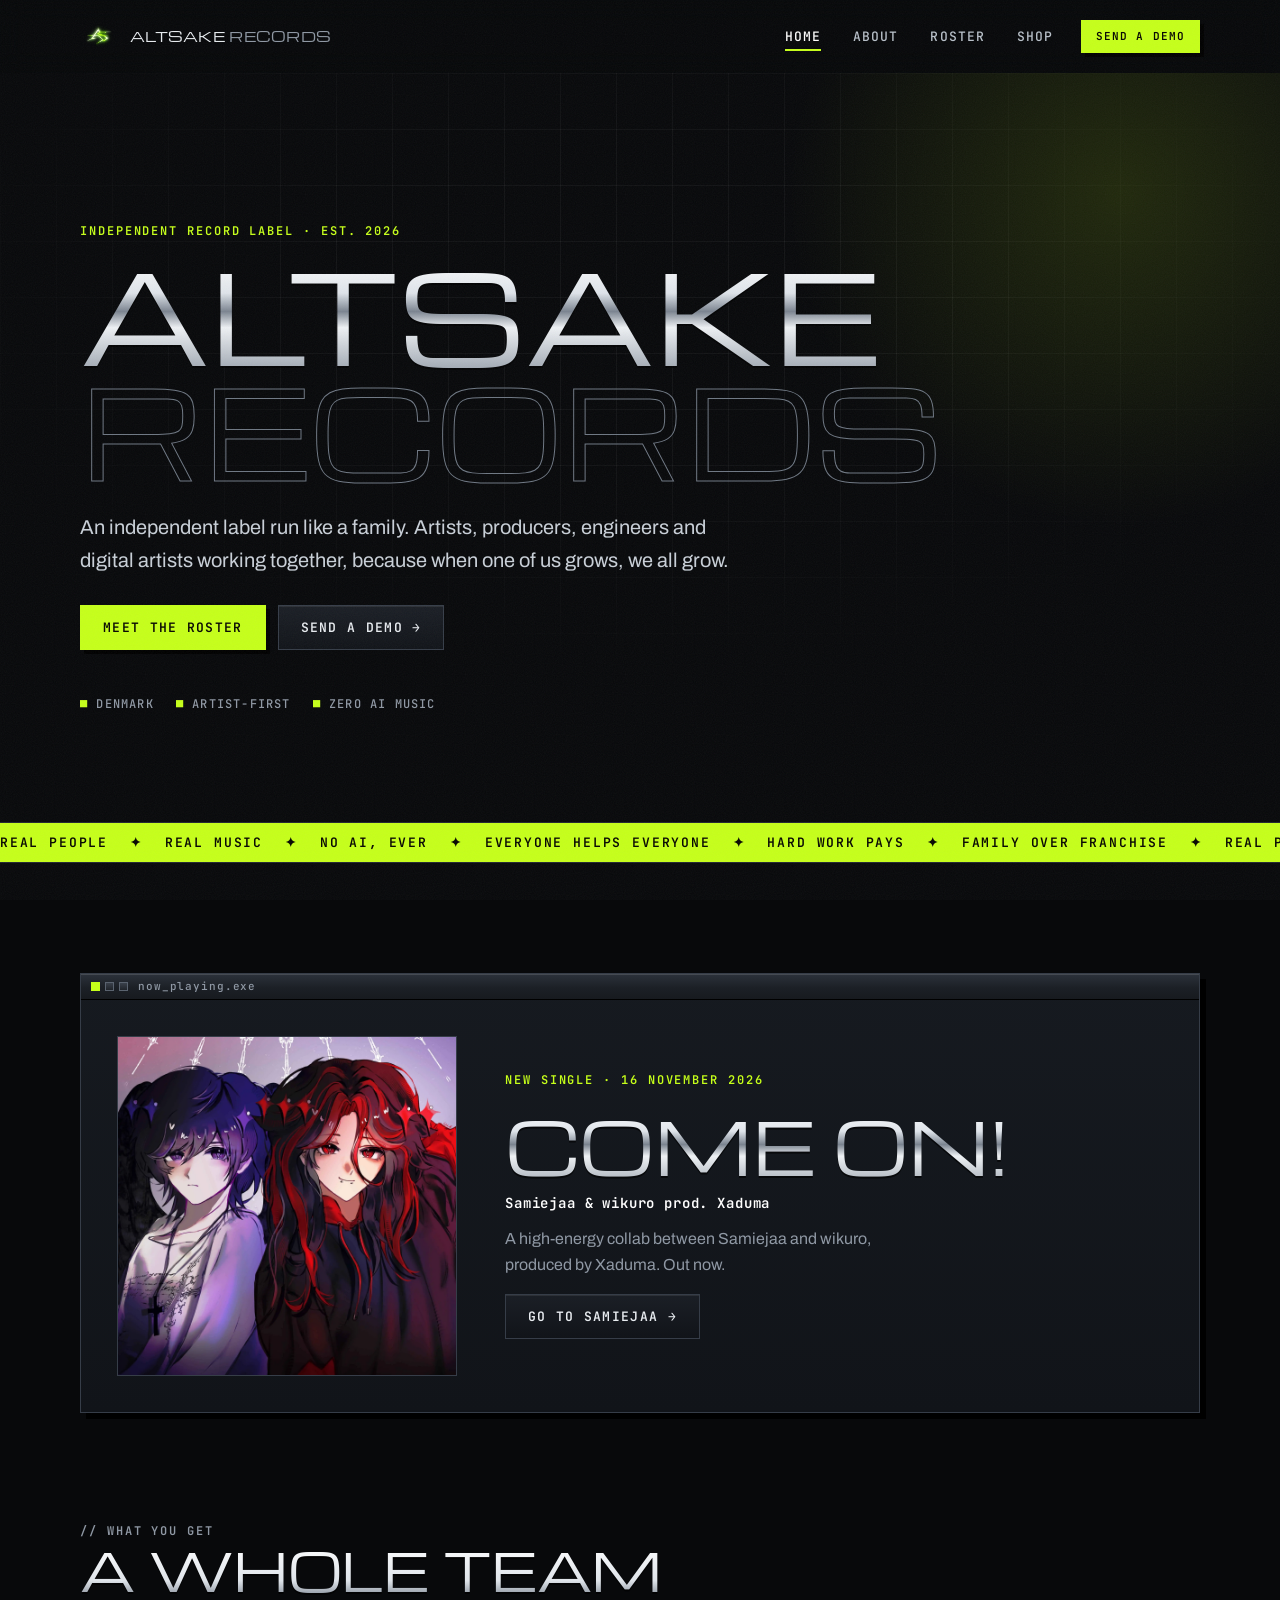
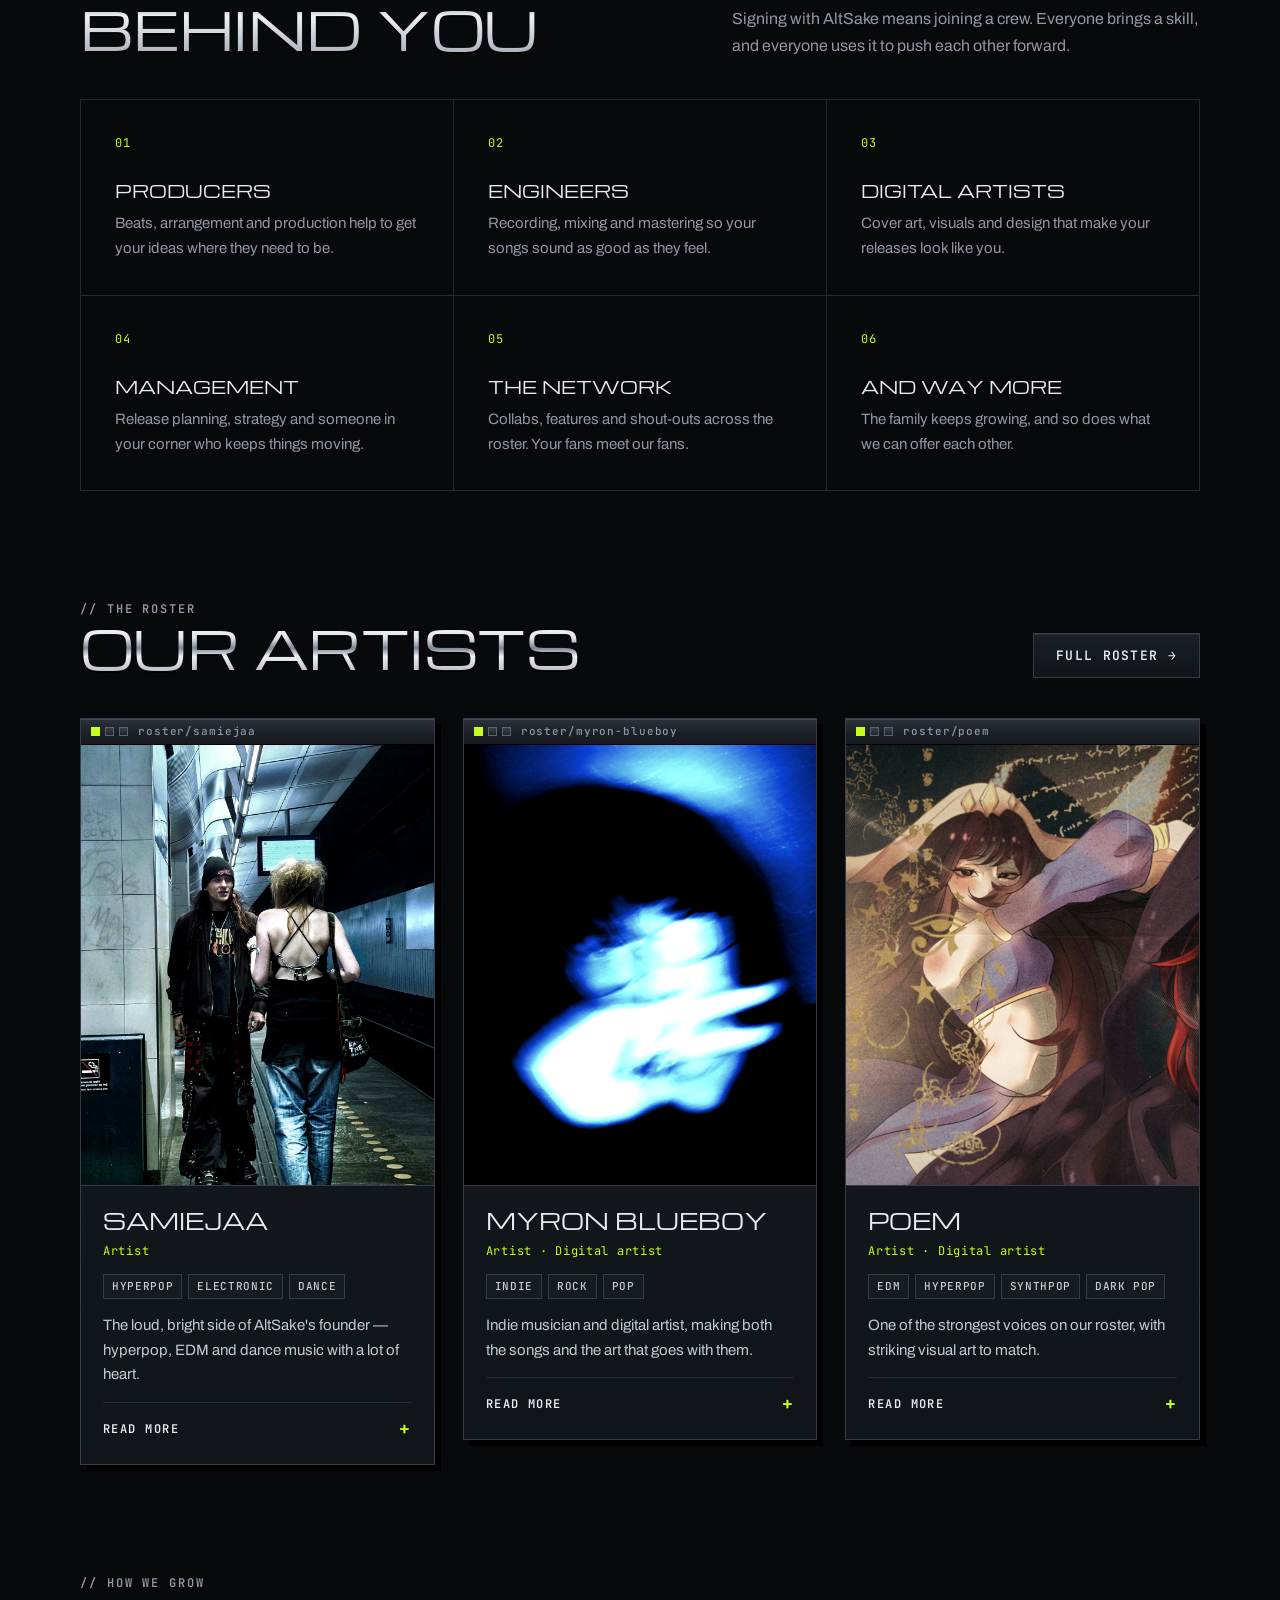
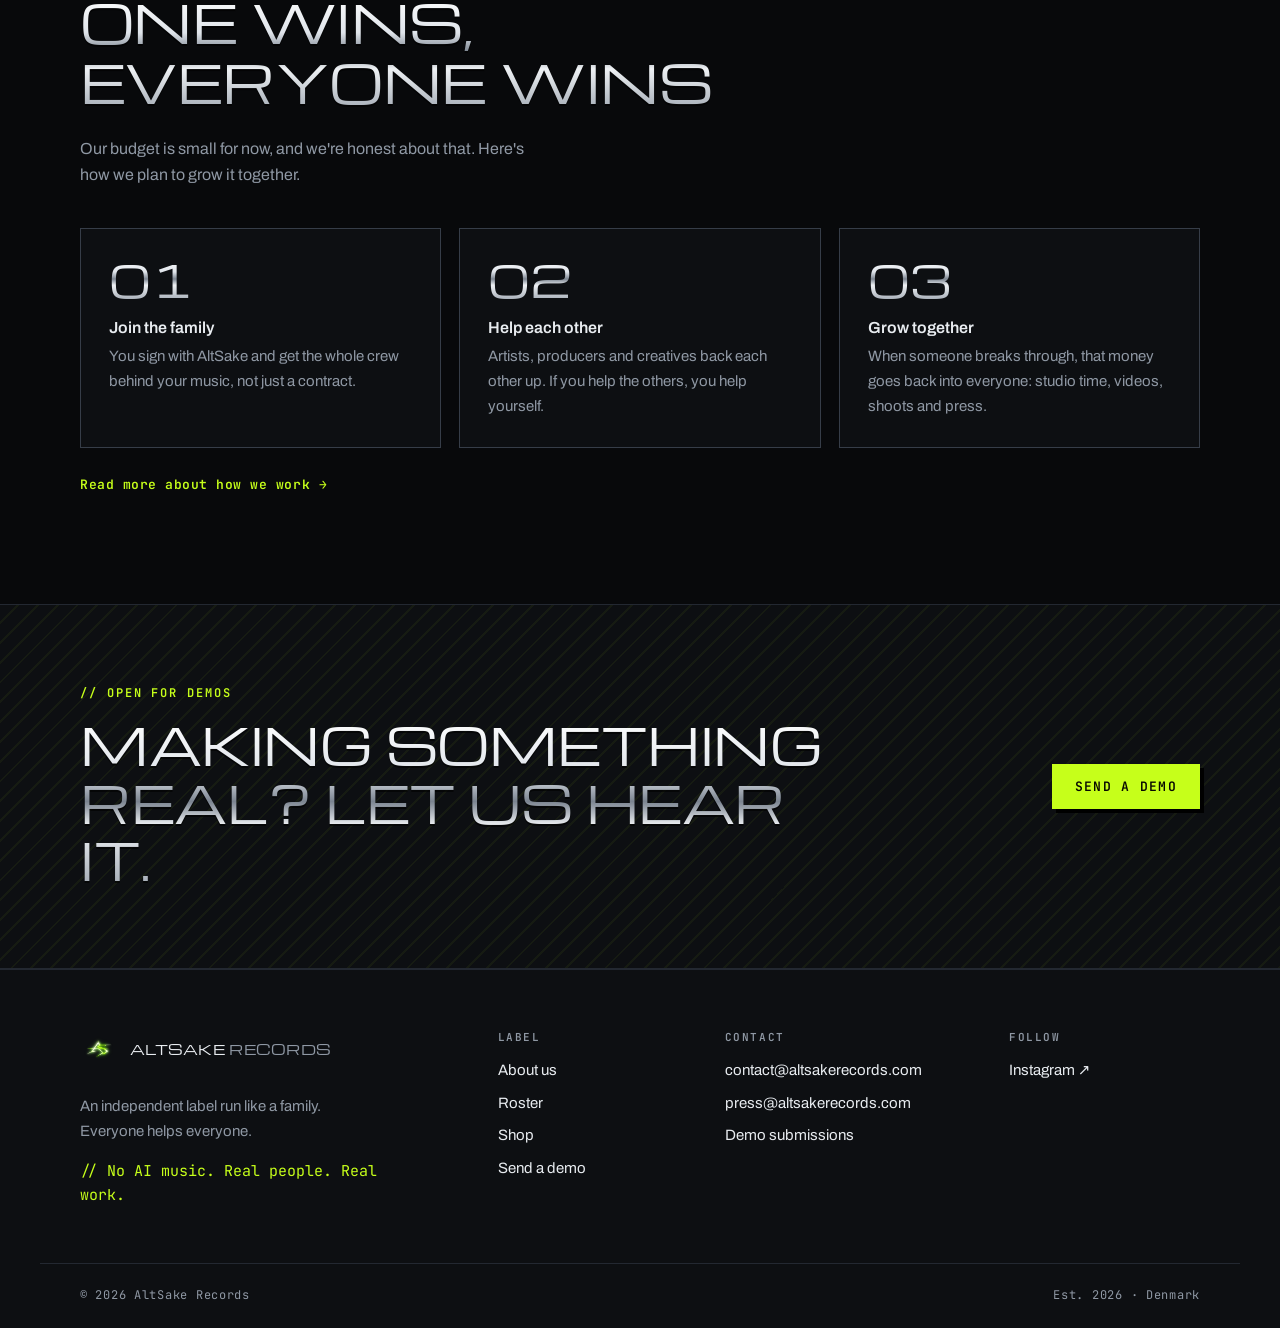
<file: index.html>
<!DOCTYPE html>
<html lang="en">
<head>
<meta charset="utf-8">
<meta name="viewport" content="width=device-width, initial-scale=1">
<meta name="theme-color" content="#08090b">
<link rel="preconnect" href="https://fonts.googleapis.com">
<link rel="preconnect" href="https://fonts.gstatic.com" crossorigin>
<link href="https://fonts.googleapis.com/css2?family=Archivo:wght@400;500;600;700&family=JetBrains+Mono:wght@400;500;600&family=Michroma&display=swap" rel="stylesheet">
<link rel="stylesheet" href="css/style.css">
<title>AltSake Records — Independent label. Real people. Real music.</title>
<meta name="description" content="AltSake Records is an independent label from Denmark run like a family. Artists, producers, engineers and digital artists helping each other grow. No AI music, ever.">
<meta property="og:title" content="AltSake Records">
<meta property="og:description" content="Independent label run like a family. Everyone helps everyone. No AI music, ever.">
<meta property="og:type" content="website">
</head>
<body data-page="home">
<header id="site-header"></header>

<main>
  <section class="hero">
    <div class="container">
      <p class="kicker">Independent record label · Est. 2026</p>
      <h1 class="hero-title display">
        <span class="chrome">AltSake</span>
        <span class="outline">Records</span>
      </h1>
      <p class="lead">An independent label run like a family. Artists, producers, engineers and digital artists working together, because when one of us grows, we all grow.</p>
      <div class="btn-row">
        <a class="btn btn-primary" href="roster.html">Meet the roster</a>
        <a class="btn btn-ghost" href="demos.html">Send a demo →</a>
      </div>
      <div class="hero-meta"><span>Denmark</span><span>Artist-first</span><span>Zero AI music</span></div>
    </div>
  </section>

  <div class="ticker" aria-hidden="true">
    <div class="ticker-track">
      <span>Real people</span><span>Real music</span><span>No AI, ever</span><span>Everyone helps everyone</span><span>Hard work pays</span><span>Family over franchise</span>
      <span>Real people</span><span>Real music</span><span>No AI, ever</span><span>Everyone helps everyone</span><span>Hard work pays</span><span>Family over franchise</span>
    </div>
  </div>

  <section class="section container" id="latest" aria-label="Latest release"></section>

  <section class="section container" style="padding-top:0">
    <div class="section-head">
      <div>
        <p class="kicker">// What you get</p>
        <h2 class="section-title display chrome">A whole team<br>behind you</h2>
      </div>
      <p>Signing with AltSake means joining a crew. Everyone brings a skill, and everyone uses it to push each other forward.</p>
    </div>
    <div class="offer-grid">
      <div class="offer"><span class="num mono">01</span><h3>Producers</h3><p>Beats, arrangement and production help to get your ideas where they need to be.</p></div>
      <div class="offer"><span class="num mono">02</span><h3>Engineers</h3><p>Recording, mixing and mastering so your songs sound as good as they feel.</p></div>
      <div class="offer"><span class="num mono">03</span><h3>Digital artists</h3><p>Cover art, visuals and design that make your releases look like you.</p></div>
      <div class="offer"><span class="num mono">04</span><h3>Management</h3><p>Release planning, strategy and someone in your corner who keeps things moving.</p></div>
      <div class="offer"><span class="num mono">05</span><h3>The network</h3><p>Collabs, features and shout-outs across the roster. Your fans meet our fans.</p></div>
      <div class="offer"><span class="num mono">06</span><h3>And way more</h3><p>The family keeps growing, and so does what we can offer each other.</p></div>
    </div>
  </section>

  <section class="section container" style="padding-top:0">
    <div class="section-head">
      <div>
        <p class="kicker">// The roster</p>
        <h2 class="section-title display chrome">Our artists</h2>
      </div>
      <a class="btn btn-ghost" href="roster.html">Full roster →</a>
    </div>
    <div class="roster-grid" id="featured-roster"></div>
  </section>

  <section class="section container" style="padding-top:0">
    <div class="section-head">
      <div>
        <p class="kicker">// How we grow</p>
        <h2 class="section-title display chrome">One wins,<br>everyone wins</h2>
      </div>
      <p>Our budget is small for now, and we're honest about that. Here's how we plan to grow it together.</p>
    </div>
    <div class="steps">
      <div class="step"><h3>Join the family</h3><p>You sign with AltSake and get the whole crew behind your music, not just a contract.</p></div>
      <div class="step"><h3>Help each other</h3><p>Artists, producers and creatives back each other up. If you help the others, you help yourself.</p></div>
      <div class="step"><h3>Grow together</h3><p>When someone breaks through, that money goes back into everyone: studio time, videos, shoots and press.</p></div>
    </div>
    <div class="btn-row"><a class="link-arrow" href="about.html">Read more about how we work →</a></div>
  </section>

  <section class="cta-band">
    <div class="container cta-inner">
      <div>
        <p class="kicker">// Open for demos</p>
        <h2 class="display chrome">Making something real? Let us hear it.</h2>
      </div>
      <a class="btn btn-primary" href="demos.html">Send a demo</a>
    </div>
  </section>
</main>

<footer id="site-footer"></footer>
<script src="js/data.js"></script>
<script src="js/main.js"></script>
</body>
</html>
</file>
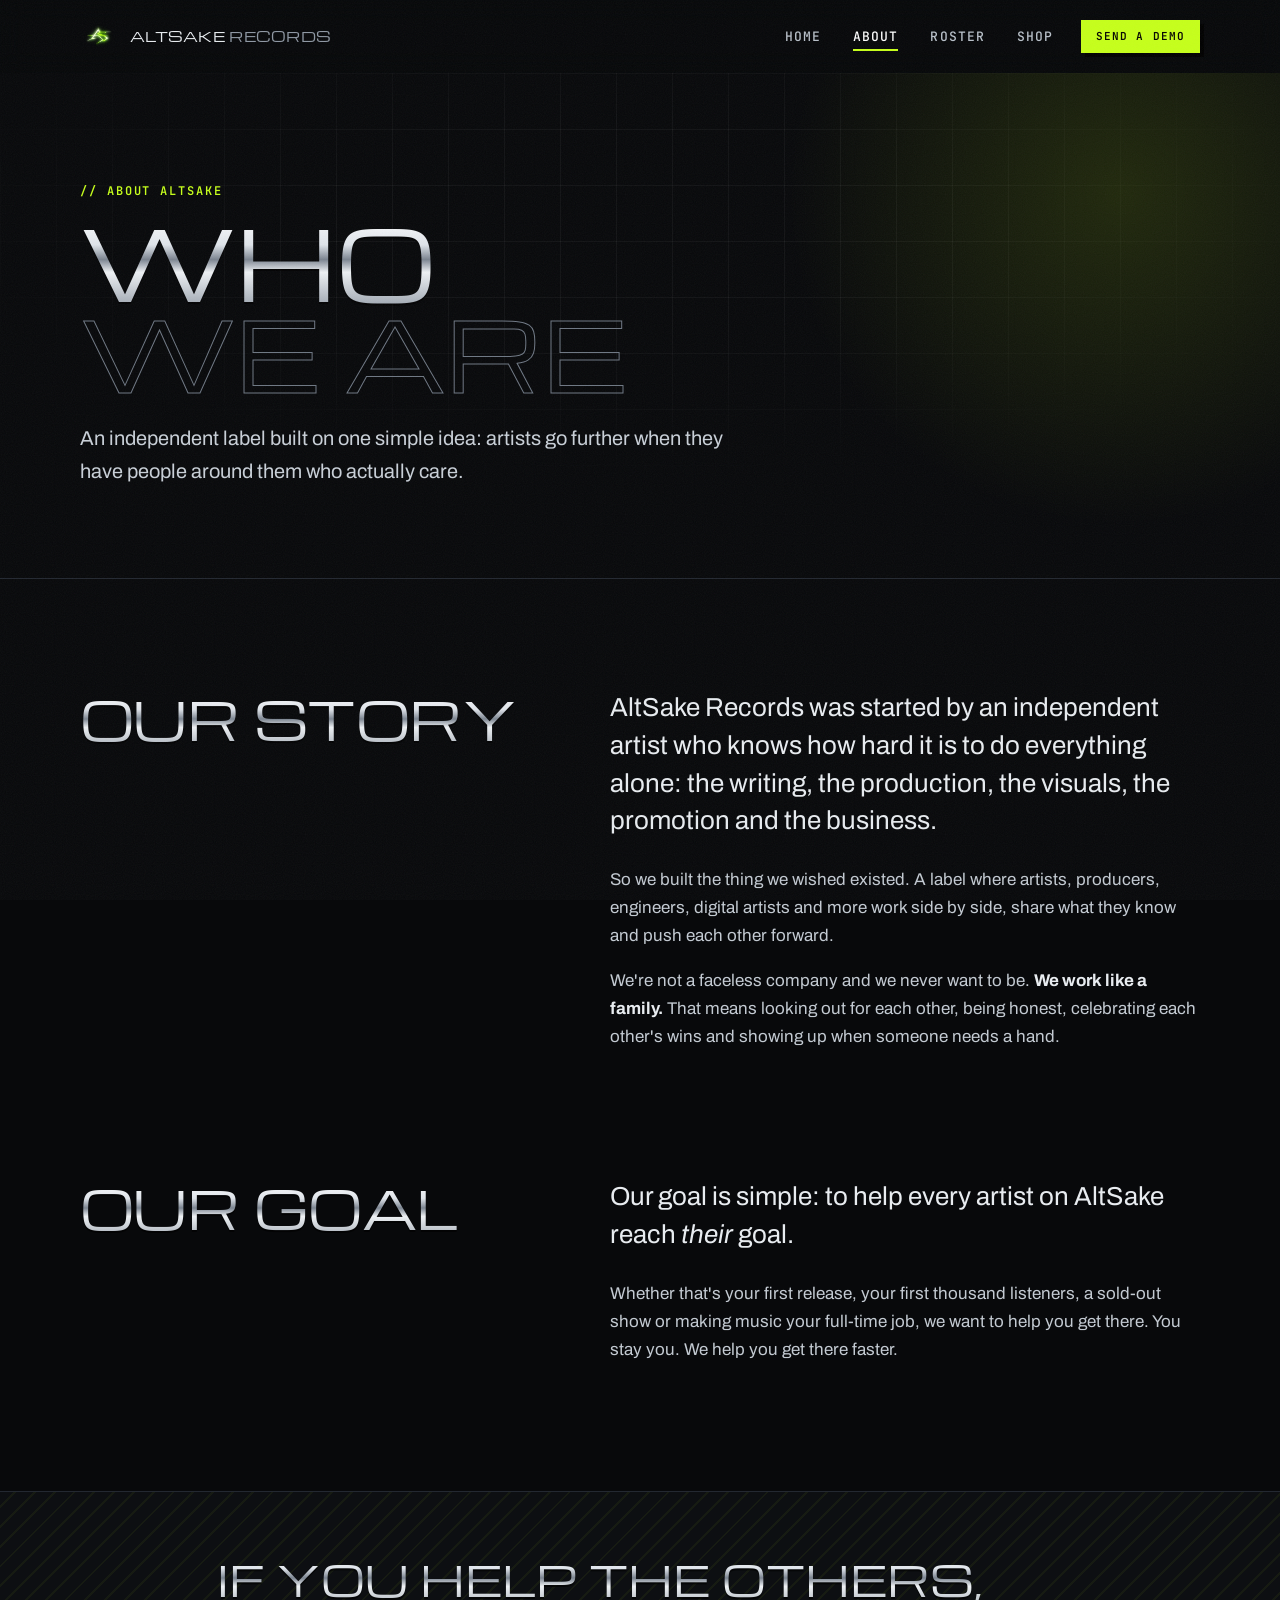
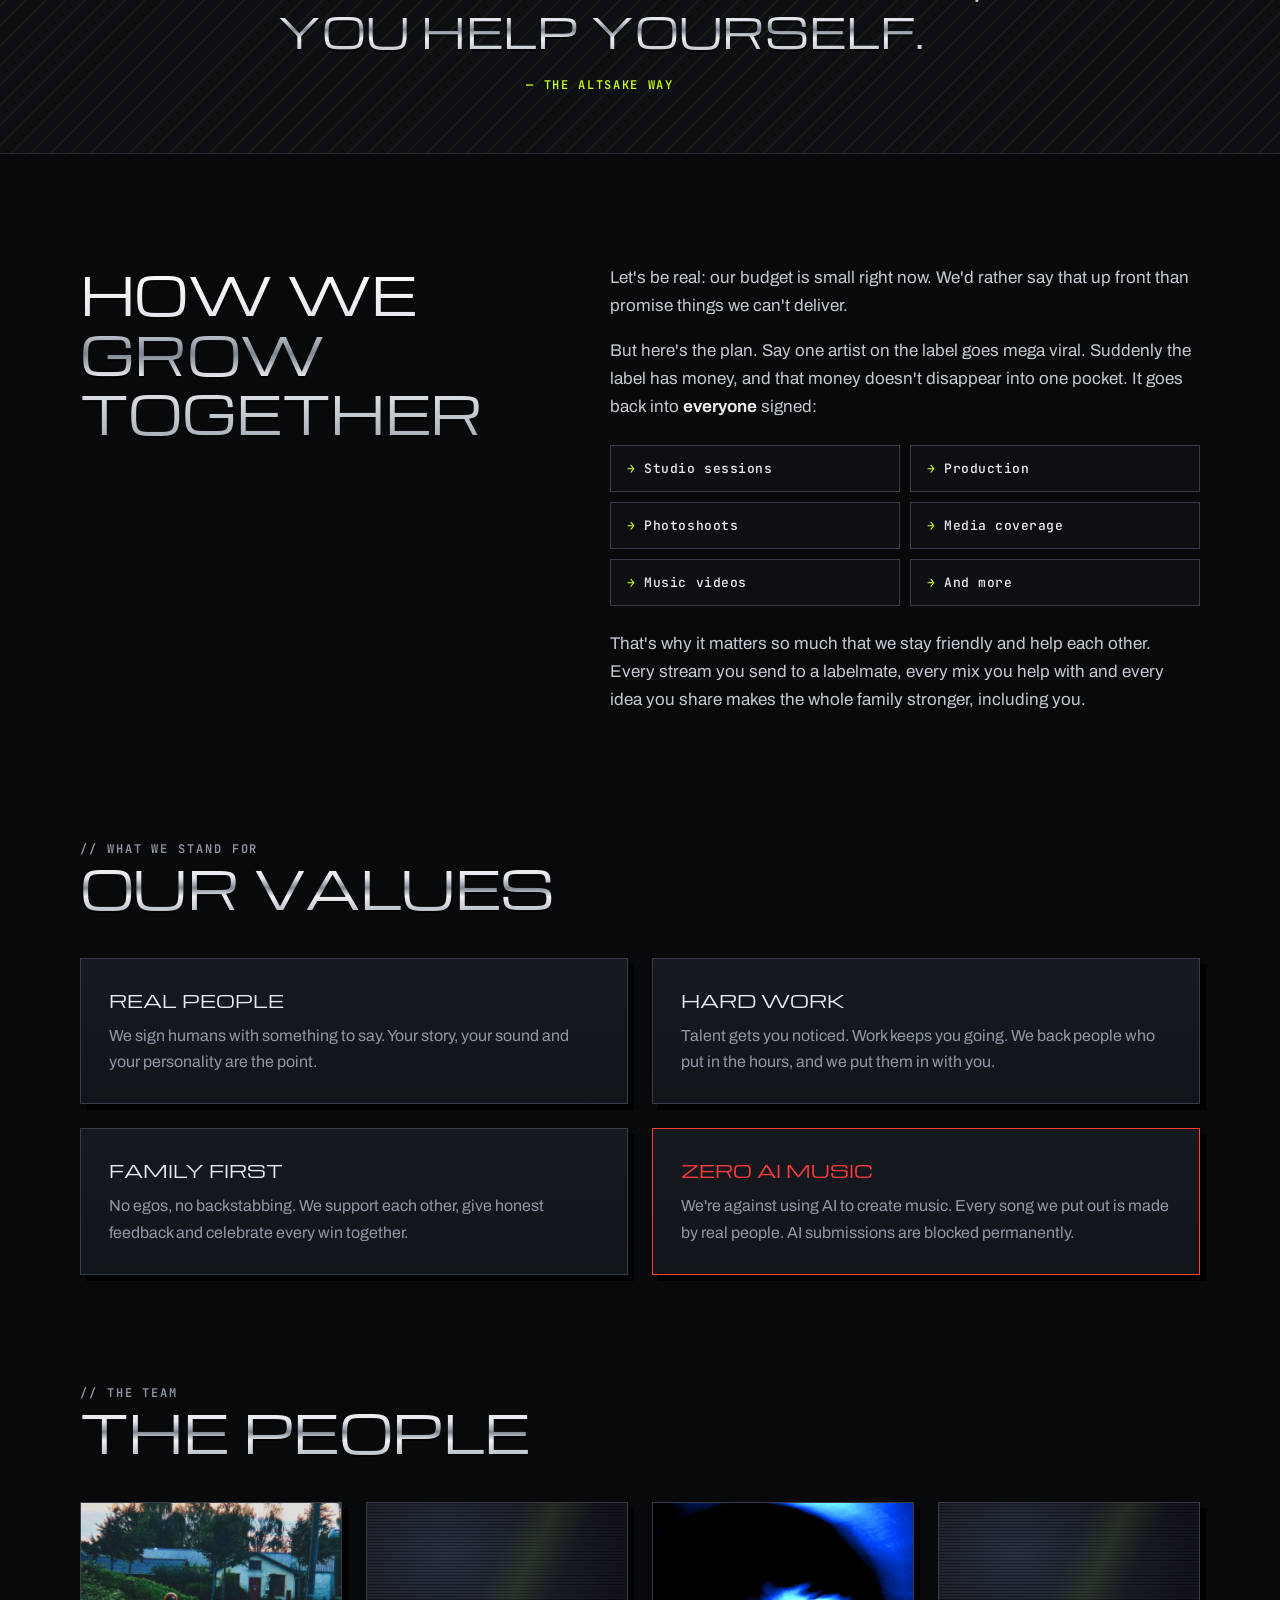
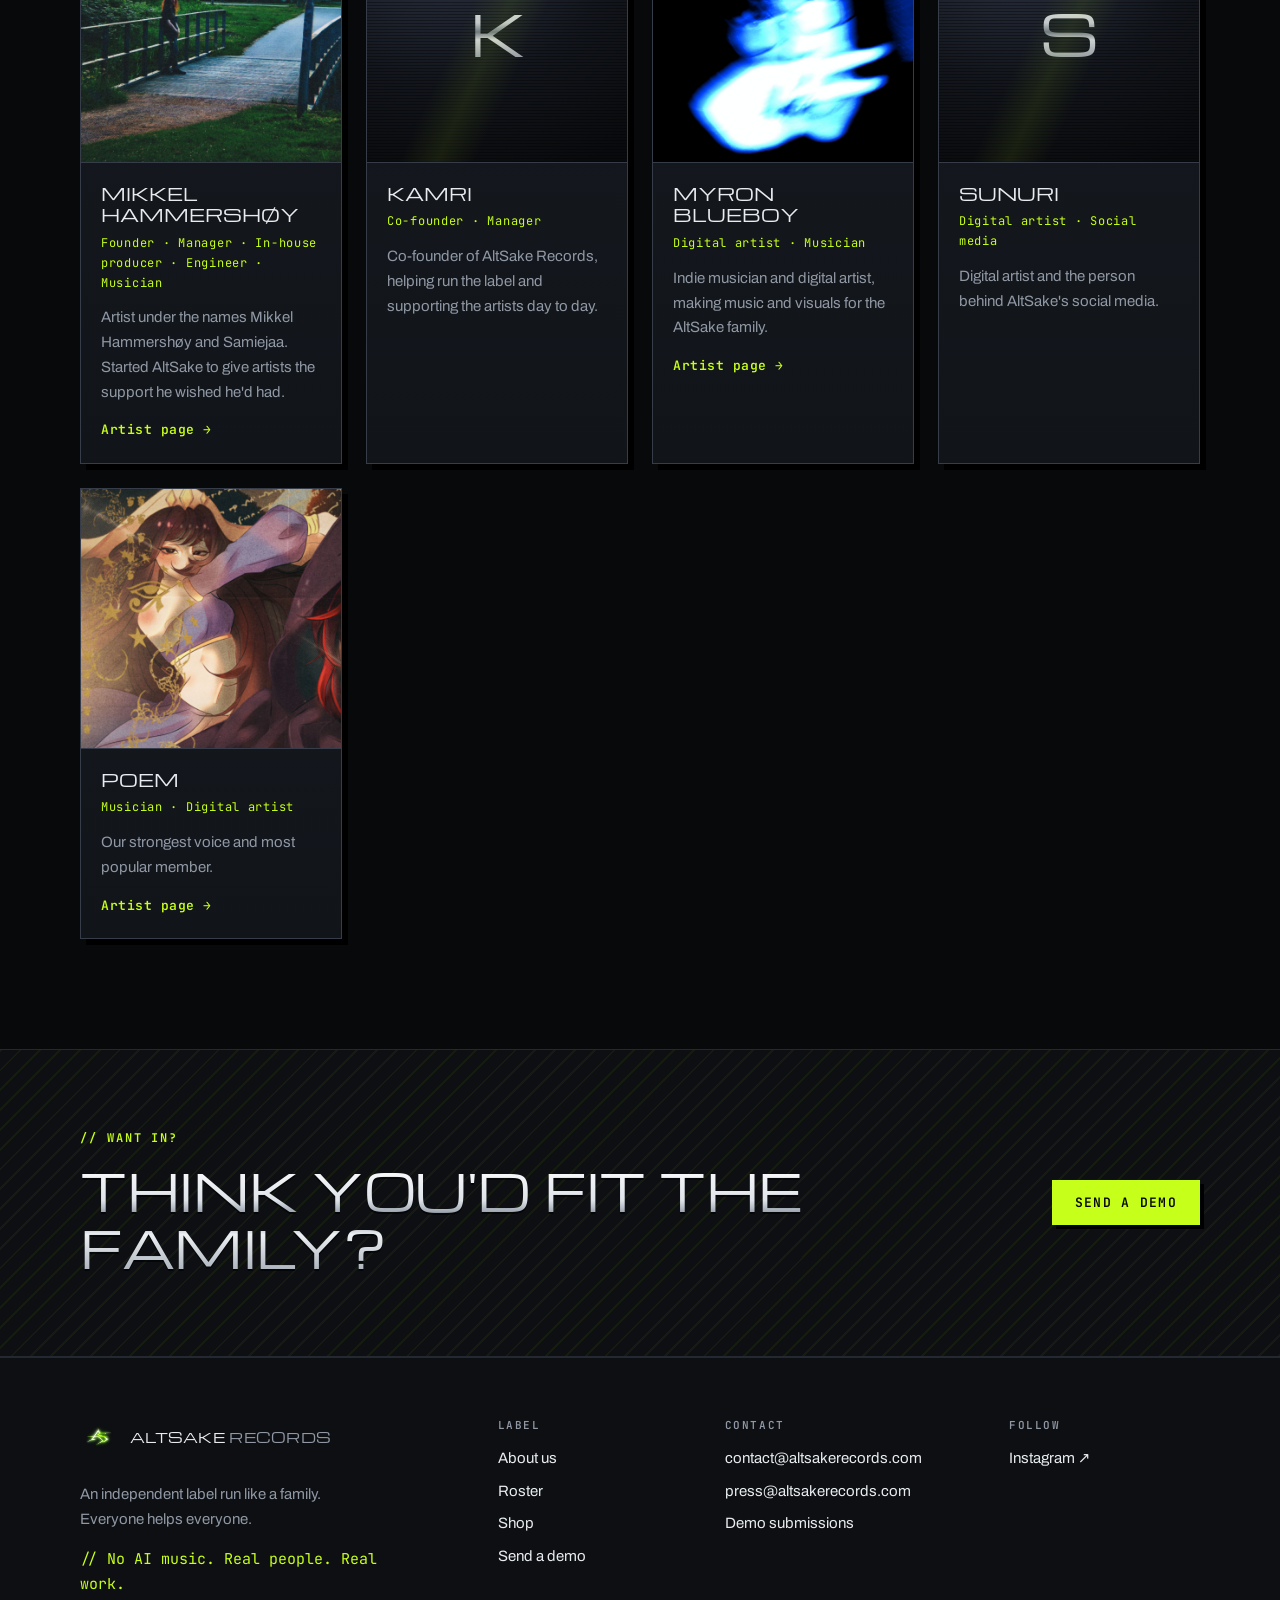
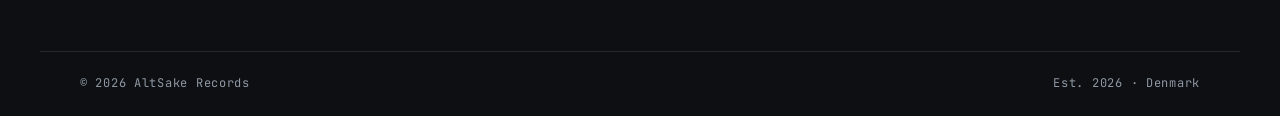
<file: about.html>
<!DOCTYPE html>
<html lang="en">
<head>
<meta charset="utf-8">
<meta name="viewport" content="width=device-width, initial-scale=1">
<meta name="theme-color" content="#08090b">
<link rel="preconnect" href="https://fonts.googleapis.com">
<link rel="preconnect" href="https://fonts.gstatic.com" crossorigin>
<link href="https://fonts.googleapis.com/css2?family=Archivo:wght@400;500;600;700&family=JetBrains+Mono:wght@400;500;600&family=Michroma&display=swap" rel="stylesheet">
<link rel="stylesheet" href="css/style.css">
<title>About — AltSake Records</title>
<meta name="description" content="Who AltSake Records is, what we believe in and how we work: an independent label run like a family, where everyone helps everyone.">
</head>
<body data-page="about">
<header id="site-header"></header>

<main>
  <section class="hero page-hero">
    <div class="container">
      <p class="kicker">// About AltSake</p>
      <h1 class="hero-title display"><span class="chrome">Who</span><span class="outline">we are</span></h1>
      <p class="lead">An independent label built on one simple idea: artists go further when they have people around them who actually care.</p>
    </div>
  </section>

  <section class="section container">
    <div class="split">
      <h2 class="section-title display chrome">Our story</h2>
      <div class="prose">
        <p class="big">AltSake Records was started by an independent artist who knows how hard it is to do everything alone: the writing, the production, the visuals, the promotion and the business.</p>
        <p>So we built the thing we wished existed. A label where artists, producers, engineers, digital artists and more work side by side, share what they know and push each other forward.</p>
        <p>We're not a faceless company and we never want to be. <strong>We work like a family.</strong> That means looking out for each other, being honest, celebrating each other's wins and showing up when someone needs a hand.</p>
      </div>
    </div>
  </section>

  <section class="section container" style="padding-top:0">
    <div class="split">
      <h2 class="section-title display chrome">Our goal</h2>
      <div class="prose">
        <p class="big">Our goal is simple: to help every artist on AltSake reach <em>their</em> goal.</p>
        <p>Whether that's your first release, your first thousand listeners, a sold-out show or making music your full-time job, we want to help you get there. You stay you. We help you get there faster.</p>
      </div>
    </div>
  </section>

  <section class="cta-band">
    <blockquote class="container quote">
      <span class="chrome">If you help the others,<br>you help yourself.</span>
      <cite>— The AltSake way</cite>
    </blockquote>
  </section>

  <section class="section container">
    <div class="split">
      <h2 class="section-title display chrome">How we grow together</h2>
      <div class="prose">
        <p>Let's be real: our budget is small right now. We'd rather say that up front than promise things we can't deliver.</p>
        <p>But here's the plan. Say one artist on the label goes mega viral. Suddenly the label has money, and that money doesn't disappear into one pocket. It goes back into <strong>everyone</strong> signed:</p>
        <ul class="fund-list">
          <li>Studio sessions</li>
          <li>Production</li>
          <li>Photoshoots</li>
          <li>Media coverage</li>
          <li>Music videos</li>
          <li>And more</li>
        </ul>
        <p style="margin-top:24px">That's why it matters so much that we stay friendly and help each other. Every stream you send to a labelmate, every mix you help with and every idea you share makes the whole family stronger, including you.</p>
      </div>
    </div>
  </section>

  <section class="section container" style="padding-top:0">
    <div class="section-head">
      <div>
        <p class="kicker">// What we stand for</p>
        <h2 class="section-title display chrome">Our values</h2>
      </div>
    </div>
    <div class="values">
      <div class="win value">
        <h3>Real people</h3>
        <p>We sign humans with something to say. Your story, your sound and your personality are the point.</p>
      </div>
      <div class="win value">
        <h3>Hard work</h3>
        <p>Talent gets you noticed. Work keeps you going. We back people who put in the hours, and we put them in with you.</p>
      </div>
      <div class="win value">
        <h3>Family first</h3>
        <p>No egos, no backstabbing. We support each other, give honest feedback and celebrate every win together.</p>
      </div>
      <div class="win value warn">
        <h3>Zero AI music</h3>
        <p>We're against using AI to create music. Every song we put out is made by real people. AI submissions are blocked permanently.</p>
      </div>
    </div>
  </section>

  <section class="section container" style="padding-top:0">
    <div class="section-head">
      <div>
        <p class="kicker">// The team</p>
        <h2 class="section-title display chrome">The people</h2>
      </div>
    </div>
    <div class="team-grid" id="team-grid"></div>
  </section>

  <section class="cta-band">
    <div class="container cta-inner">
      <div>
        <p class="kicker">// Want in?</p>
        <h2 class="display chrome">Think you'd fit the family?</h2>
      </div>
      <a class="btn btn-primary" href="demos.html">Send a demo</a>
    </div>
  </section>
</main>

<footer id="site-footer"></footer>
<script src="js/data.js"></script>
<script src="js/main.js"></script>
</body>
</html>
</file>
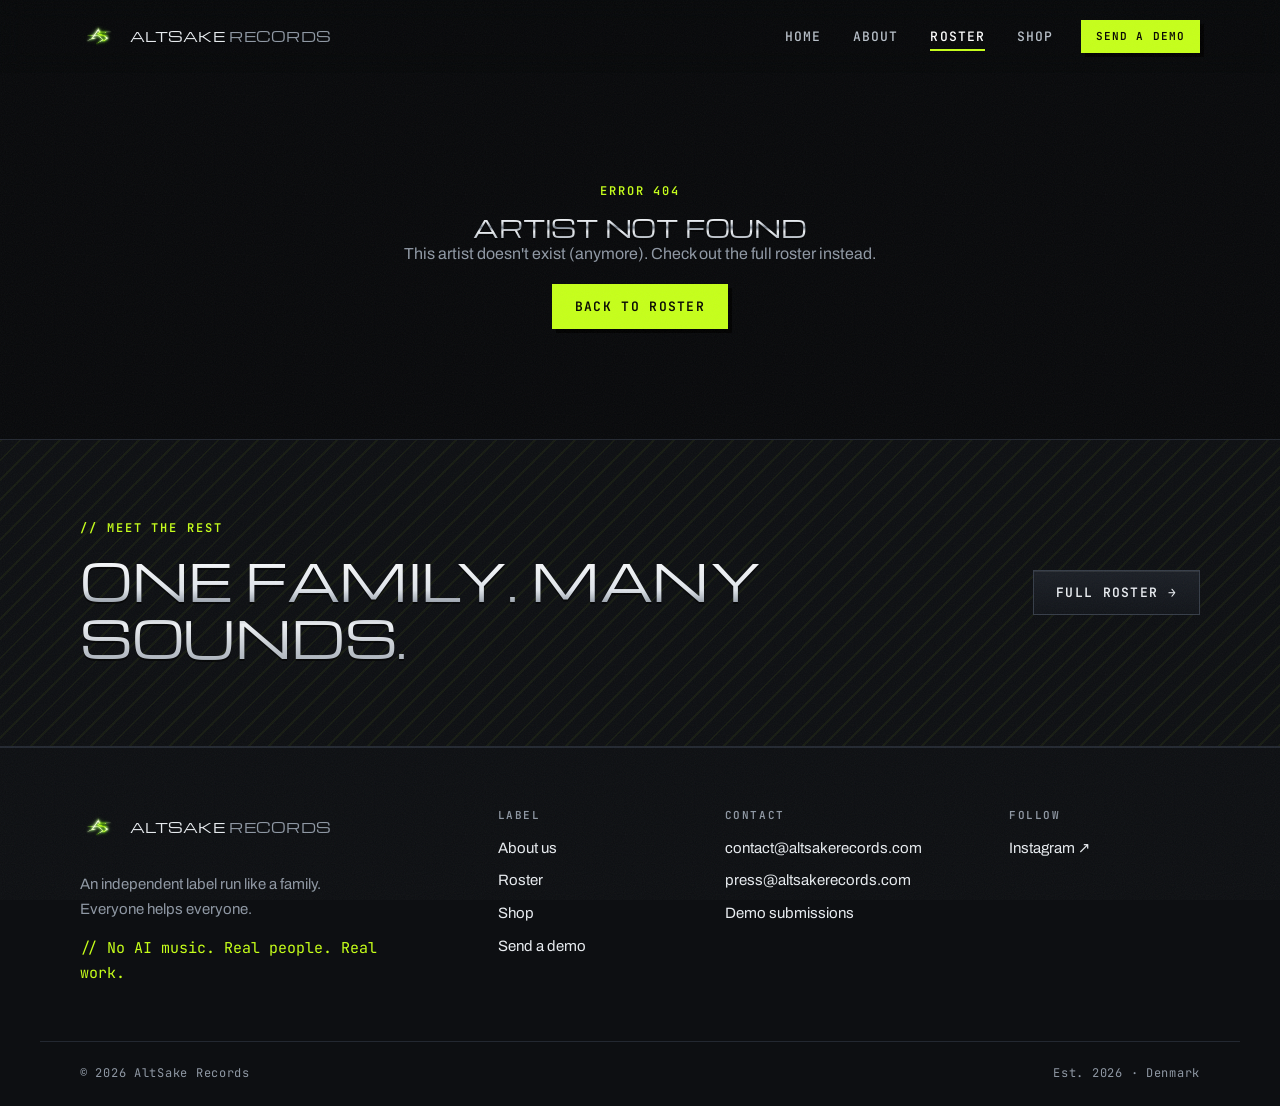
<file: artist.html>
<!DOCTYPE html>
<html lang="en">
<head>
<meta charset="utf-8">
<meta name="viewport" content="width=device-width, initial-scale=1">
<meta name="theme-color" content="#08090b">
<link rel="preconnect" href="https://fonts.googleapis.com">
<link rel="preconnect" href="https://fonts.gstatic.com" crossorigin>
<link href="https://fonts.googleapis.com/css2?family=Archivo:wght@400;500;600;700&family=JetBrains+Mono:wght@400;500;600&family=Michroma&display=swap" rel="stylesheet">
<link rel="stylesheet" href="css/style.css">
<title>Artist — AltSake Records</title>
<meta name="description" content="Artist profile and press kit — AltSake Records.">
</head>
<body data-page="artist">
<header id="site-header"></header>

<main id="artist">
  <noscript><div class="container section"><p>Please enable JavaScript to view this artist page.</p></div></noscript>
</main>

<section class="cta-band">
  <div class="container cta-inner">
    <div>
      <p class="kicker">// Meet the rest</p>
      <h2 class="display chrome">One family. Many sounds.</h2>
    </div>
    <a class="btn btn-ghost" href="roster.html">Full roster →</a>
  </div>
</section>

<footer id="site-footer"></footer>
<script src="js/data.js"></script>
<script src="js/main.js"></script>
</body>
</html>
</file>
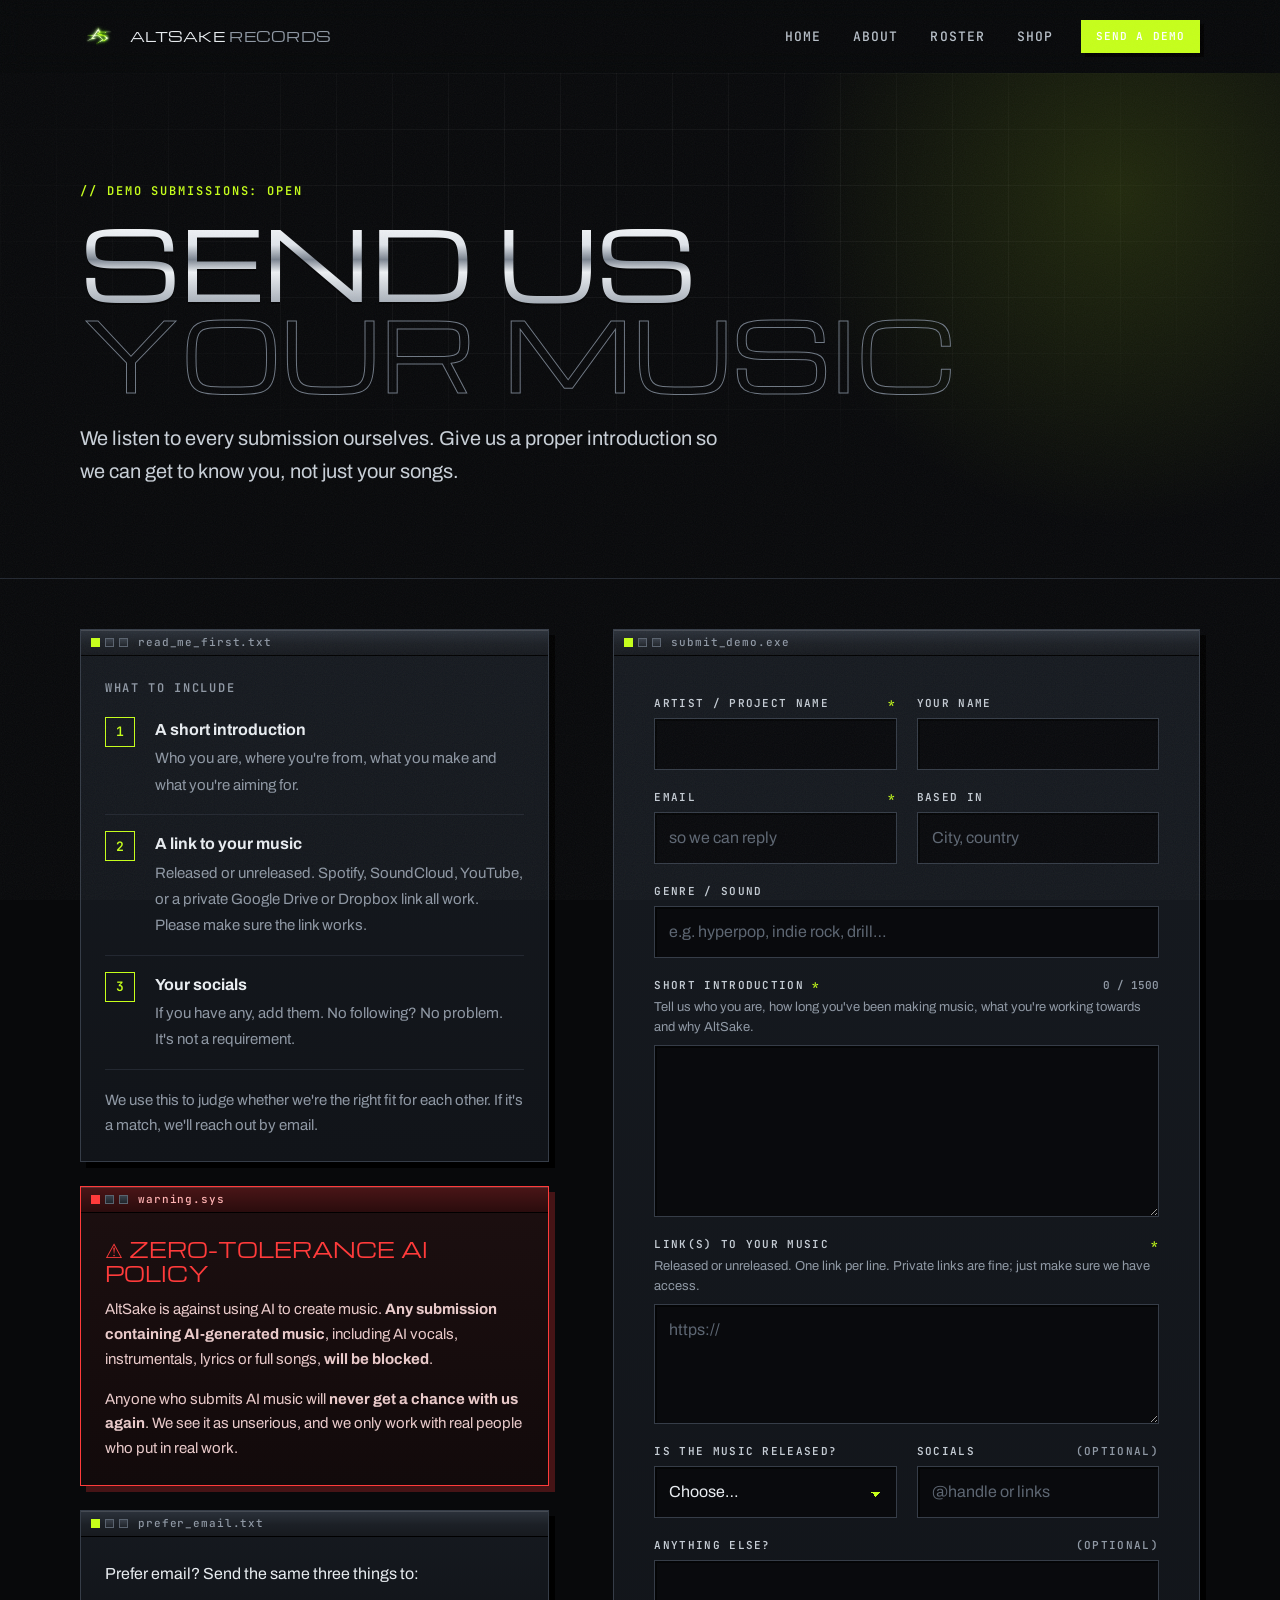
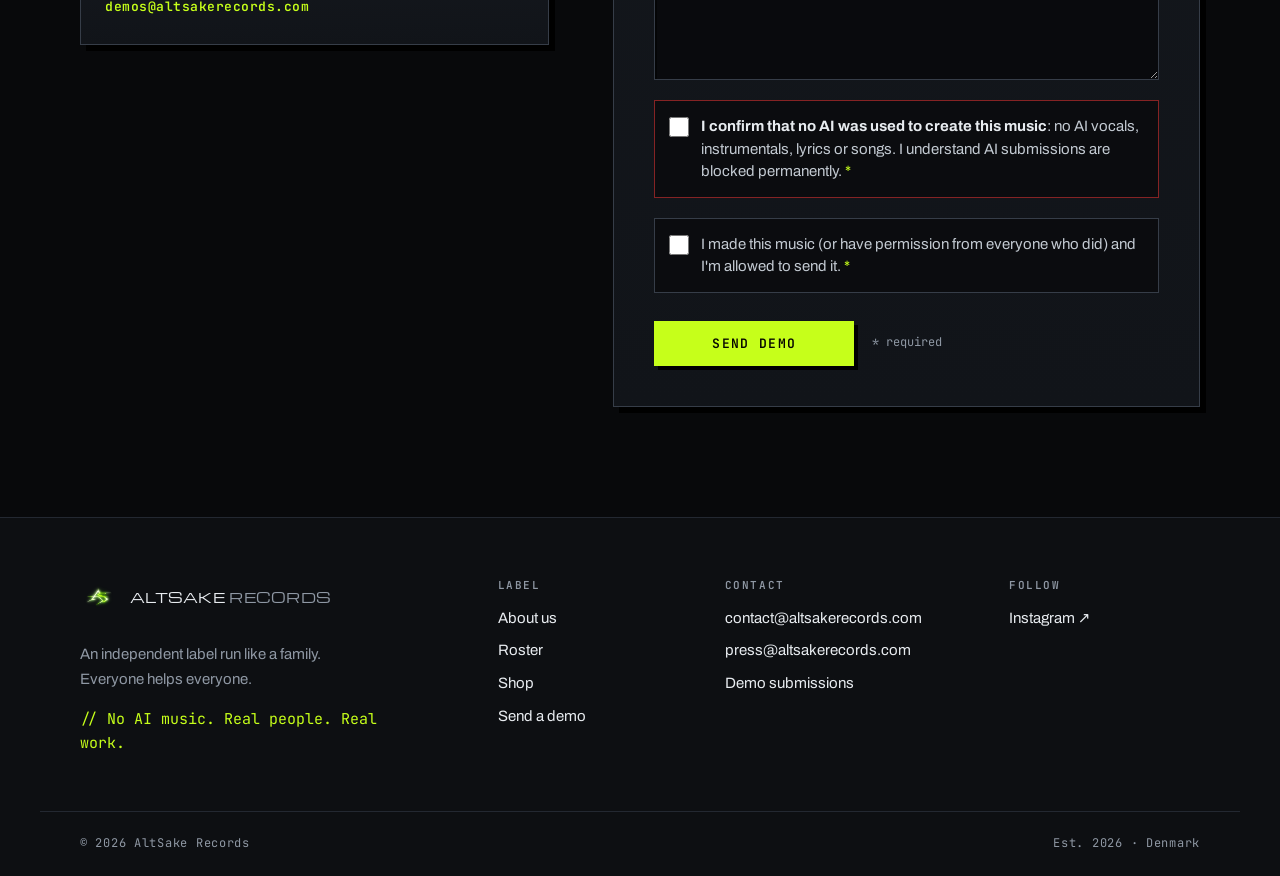
<file: demos.html>
<!DOCTYPE html>
<html lang="en">
<head>
<meta charset="utf-8">
<meta name="viewport" content="width=device-width, initial-scale=1">
<meta name="theme-color" content="#08090b">
<link rel="preconnect" href="https://fonts.googleapis.com">
<link rel="preconnect" href="https://fonts.gstatic.com" crossorigin>
<link href="https://fonts.googleapis.com/css2?family=Archivo:wght@400;500;600;700&family=JetBrains+Mono:wght@400;500;600&family=Michroma&display=swap" rel="stylesheet">
<link rel="stylesheet" href="css/style.css">
<title>Send a demo — AltSake Records</title>
<meta name="description" content="Submit your music to AltSake Records. Tell us who you are, send a link to your music and your socials. No AI music.">
</head>
<body data-page="demos">
<header id="site-header"></header>

<main>
  <section class="hero page-hero">
    <div class="container">
      <p class="kicker">// Demo submissions: open</p>
      <h1 class="hero-title display"><span class="chrome">Send us</span><span class="outline">your music</span></h1>
      <p class="lead">We listen to every submission ourselves. Give us a proper introduction so we can get to know you, not just your songs.</p>
    </div>
  </section>

  <section class="section container" style="padding-top:clamp(20px,4vw,50px)">
    <div class="demo-layout">

      <aside class="demo-side">
        <div class="win">
          <div class="win-bar"><span class="dots" aria-hidden="true"><i></i><i></i><i></i></span><span class="win-title">read_me_first.txt</span></div>
          <div style="padding:24px">
            <h2 class="h3" style="margin-bottom:4px">What to include</h2>
            <ol class="checklist">
              <li><div><b>A short introduction</b><span>Who you are, where you're from, what you make and what you're aiming for.</span></div></li>
              <li><div><b>A link to your music</b><span>Released or unreleased. Spotify, SoundCloud, YouTube, or a private Google Drive or Dropbox link all work. Please make sure the link works.</span></div></li>
              <li><div><b>Your socials</b><span>If you have any, add them. No following? No problem. It's not a requirement.</span></div></li>
            </ol>
            <p class="muted" style="margin:18px 0 0;font-size:15px">We use this to judge whether we're the right fit for each other. If it's a match, we'll reach out by email.</p>
          </div>
        </div>

        <div class="win ai-policy" role="note" aria-label="AI policy">
          <div class="win-bar"><span class="dots" aria-hidden="true"><i></i><i></i><i></i></span><span class="win-title">warning.sys</span></div>
          <div class="ai-policy-inner">
            <h2>⚠ Zero-tolerance AI policy</h2>
            <p>AltSake is against using AI to create music. <strong>Any submission containing AI-generated music</strong>, including AI vocals, instrumentals, lyrics or full songs, <strong>will be blocked</strong>.</p>
            <p>Anyone who submits AI music will <strong>never get a chance with us again</strong>. We see it as unserious, and we only work with real people who put in real work.</p>
          </div>
        </div>

        <div class="win">
          <div class="win-bar"><span class="dots" aria-hidden="true"><i></i><i></i><i></i></span><span class="win-title">prefer_email.txt</span></div>
          <div style="padding:24px">
            <p style="margin:0 0 6px">Prefer email? Send the same three things to:</p>
            <a class="link-arrow" href="#" data-demo-email>demos@</a>
          </div>
        </div>
      </aside>

      <div class="win">
        <div class="win-bar"><span class="dots" aria-hidden="true"><i></i><i></i><i></i></span><span class="win-title">submit_demo.exe</span></div>
        <div class="form-wrap">
          <form id="demo-form" novalidate>
            <div class="form-grid">
              <div class="field">
                <label for="artist_name">Artist / project name <span class="req">*</span></label>
                <input id="artist_name" name="artist_name" type="text" required autocomplete="nickname">
              </div>
              <div class="field">
                <label for="real_name">Your name</label>
                <input id="real_name" name="name" type="text" autocomplete="name">
              </div>
              <div class="field">
                <label for="email">Email <span class="req">*</span></label>
                <input id="email" name="email" type="email" required autocomplete="email" placeholder="so we can reply">
              </div>
              <div class="field">
                <label for="location">Based in</label>
                <input id="location" name="location" type="text" placeholder="City, country">
              </div>
              <div class="field full">
                <label for="genre">Genre / sound</label>
                <input id="genre" name="genre" type="text" placeholder="e.g. hyperpop, indie rock, drill…">
              </div>

              <div class="field full">
                <label for="intro"><span>Short introduction <span class="req">*</span></span><span id="intro-count" class="muted" style="letter-spacing:0">0 / 1500</span></label>
                <p class="hint">Tell us who you are, how long you've been making music, what you're working towards and why AltSake.</p>
                <textarea id="intro" name="introduction" required minlength="40" maxlength="1500" rows="6"></textarea>
              </div>

              <div class="field full">
                <label for="music_links">Link(s) to your music <span class="req">*</span></label>
                <p class="hint">Released or unreleased. One link per line. Private links are fine; just make sure we have access.</p>
                <textarea id="music_links" name="music_links" required rows="3" placeholder="https://"></textarea>
              </div>
              <div class="field">
                <label for="release_status">Is the music released?</label>
                <select id="release_status" name="release_status">
                  <option value="Not specified">Choose…</option>
                  <option>Released</option>
                  <option>Unreleased</option>
                  <option>A mix of both</option>
                </select>
              </div>
              <div class="field">
                <label for="socials">Socials <span class="muted">(optional)</span></label>
                <input id="socials" name="socials" type="text" placeholder="@handle or links">
              </div>
              <div class="field full">
                <label for="extra">Anything else? <span class="muted">(optional)</span></label>
                <textarea id="extra" name="anything_else" rows="3"></textarea>
              </div>

              <div class="field full">
                <label class="check warn">
                  <input type="checkbox" name="no_ai_confirmation" value="Confirmed: no AI used" required>
                  <span><b>I confirm that no AI was used to create this music</b>: no AI vocals, instrumentals, lyrics or songs. I understand AI submissions are blocked permanently. <span class="req">*</span></span>
                </label>
              </div>
              <div class="field full">
                <label class="check">
                  <input type="checkbox" name="rights_confirmation" value="Confirmed: owns/controls rights" required>
                  <span>I made this music (or have permission from everyone who did) and I'm allowed to send it. <span class="req">*</span></span>
                </label>
              </div>

              <input type="checkbox" name="botcheck" class="hp" tabindex="-1" autocomplete="off" aria-hidden="true">

              <div class="field full form-actions">
                <button class="btn btn-primary" type="submit">Send demo</button>
                <span class="muted mono small">* required</span>
              </div>
            </div>
          </form>
          <div id="form-status" class="form-status" role="status" aria-live="polite" hidden></div>
        </div>
      </div>

    </div>
  </section>
</main>

<footer id="site-footer"></footer>
<script src="js/data.js"></script>
<script src="js/main.js"></script>
</body>
</html>
</file>
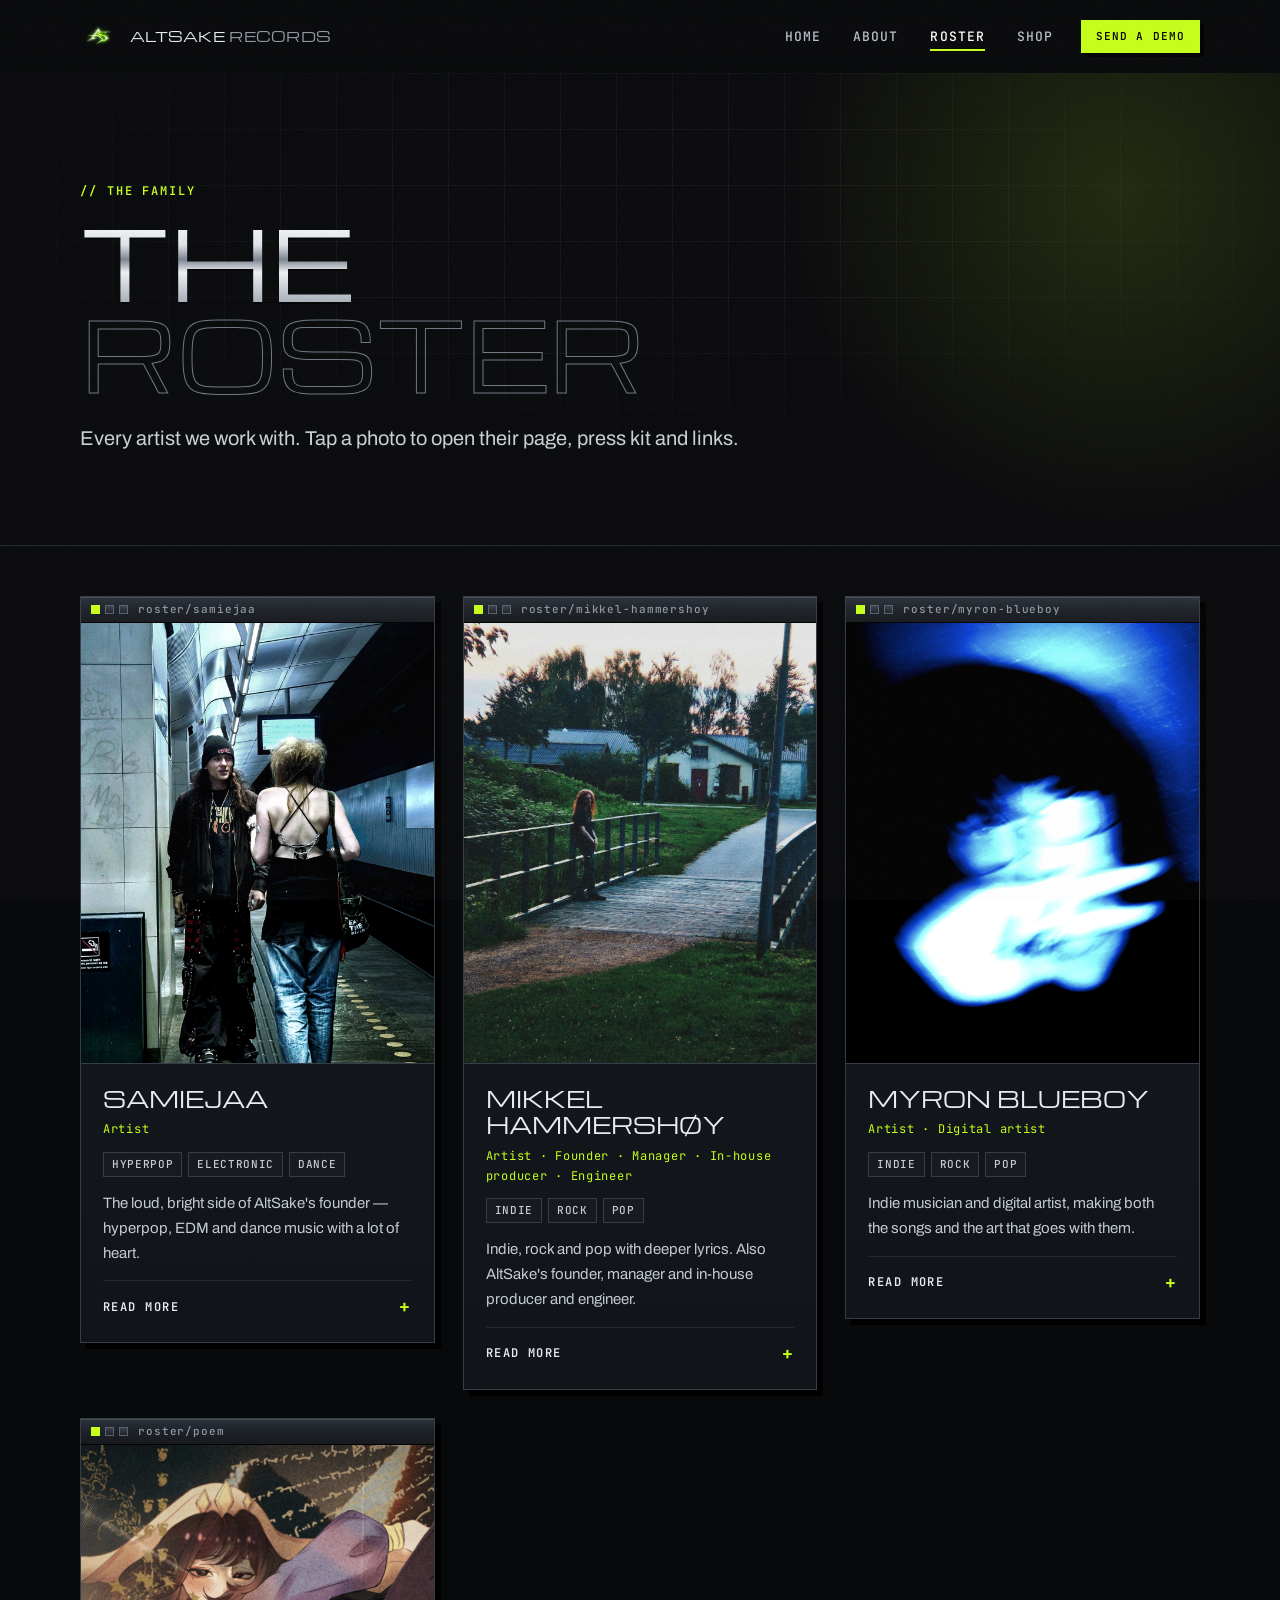
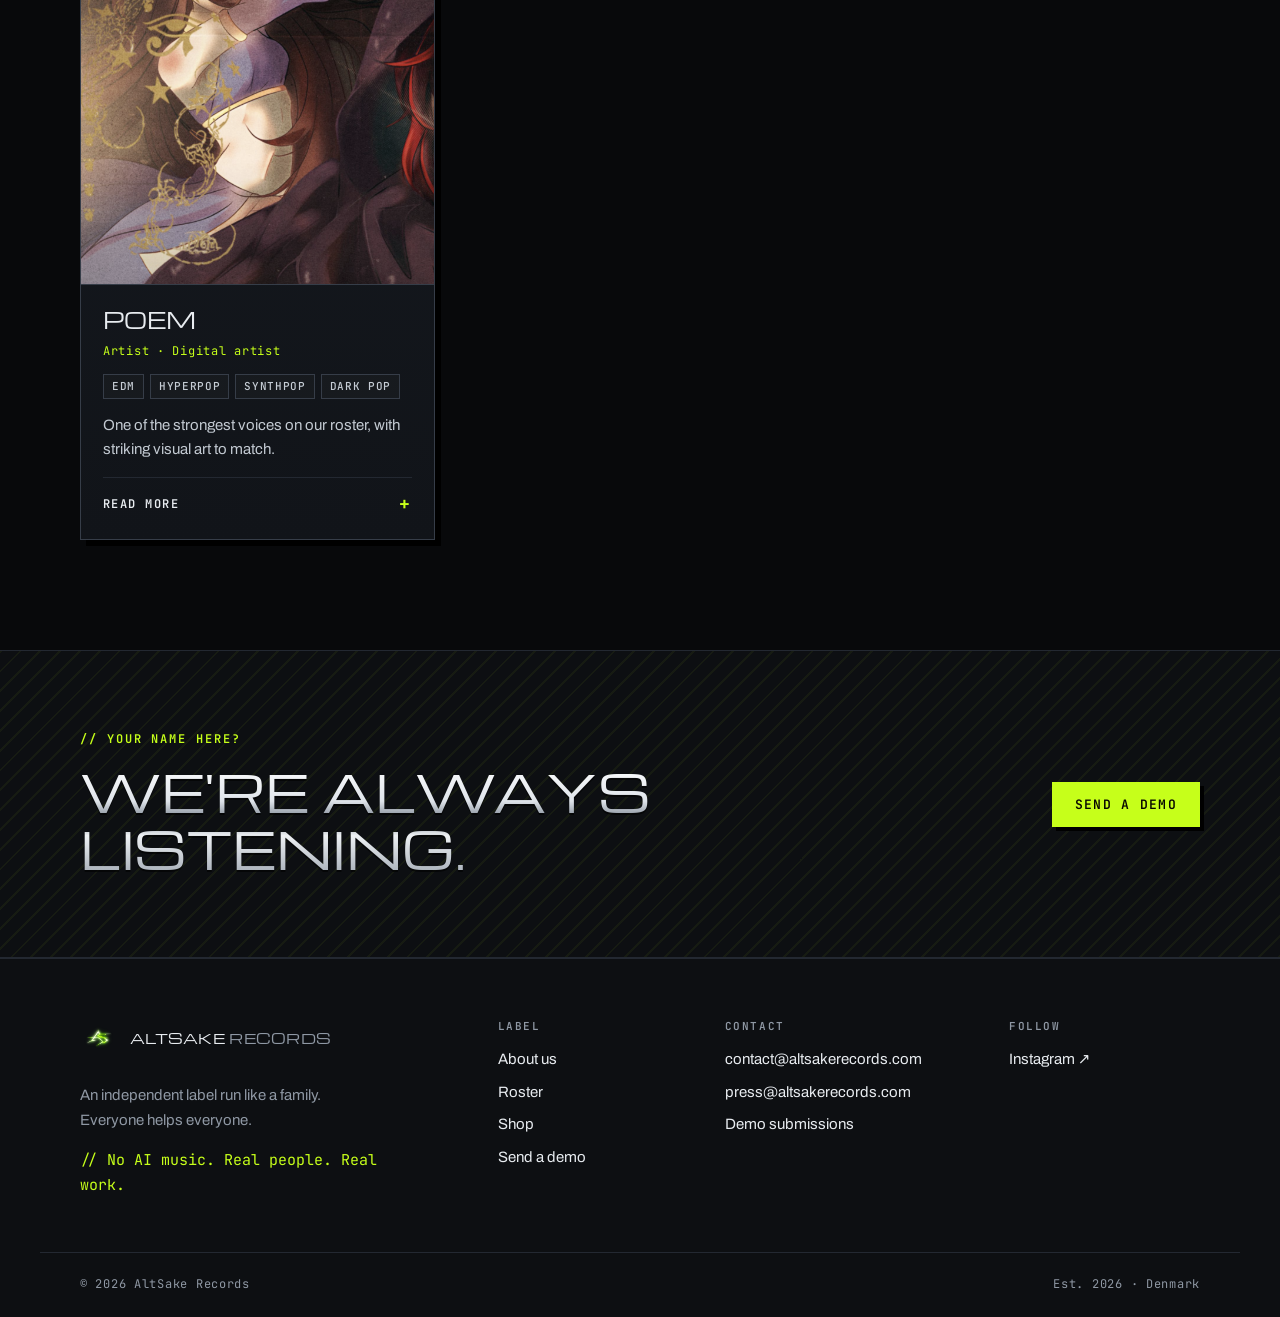
<file: roster.html>
<!DOCTYPE html>
<html lang="en">
<head>
<meta charset="utf-8">
<meta name="viewport" content="width=device-width, initial-scale=1">
<meta name="theme-color" content="#08090b">
<link rel="preconnect" href="https://fonts.googleapis.com">
<link rel="preconnect" href="https://fonts.gstatic.com" crossorigin>
<link href="https://fonts.googleapis.com/css2?family=Archivo:wght@400;500;600;700&family=JetBrains+Mono:wght@400;500;600&family=Michroma&display=swap" rel="stylesheet">
<link rel="stylesheet" href="css/style.css">
<title>Roster — AltSake Records</title>
<meta name="description" content="Meet the artists of AltSake Records.">
</head>
<body data-page="roster">
<header id="site-header"></header>

<main>
  <section class="hero page-hero">
    <div class="container">
      <p class="kicker">// The family</p>
      <h1 class="hero-title display"><span class="chrome">The</span><span class="outline">roster</span></h1>
      <p class="lead">Every artist we work with. Tap a photo to open their page, press kit and links.</p>
    </div>
  </section>

  <section class="section container" style="padding-top:clamp(20px,4vw,50px)">
    <div class="roster-grid" id="roster-grid"></div>
  </section>

  <section class="cta-band">
    <div class="container cta-inner">
      <div>
        <p class="kicker">// Your name here?</p>
        <h2 class="display chrome">We're always listening.</h2>
      </div>
      <a class="btn btn-primary" href="demos.html">Send a demo</a>
    </div>
  </section>
</main>

<footer id="site-footer"></footer>
<script src="js/data.js"></script>
<script src="js/main.js"></script>
</body>
</html>
</file>
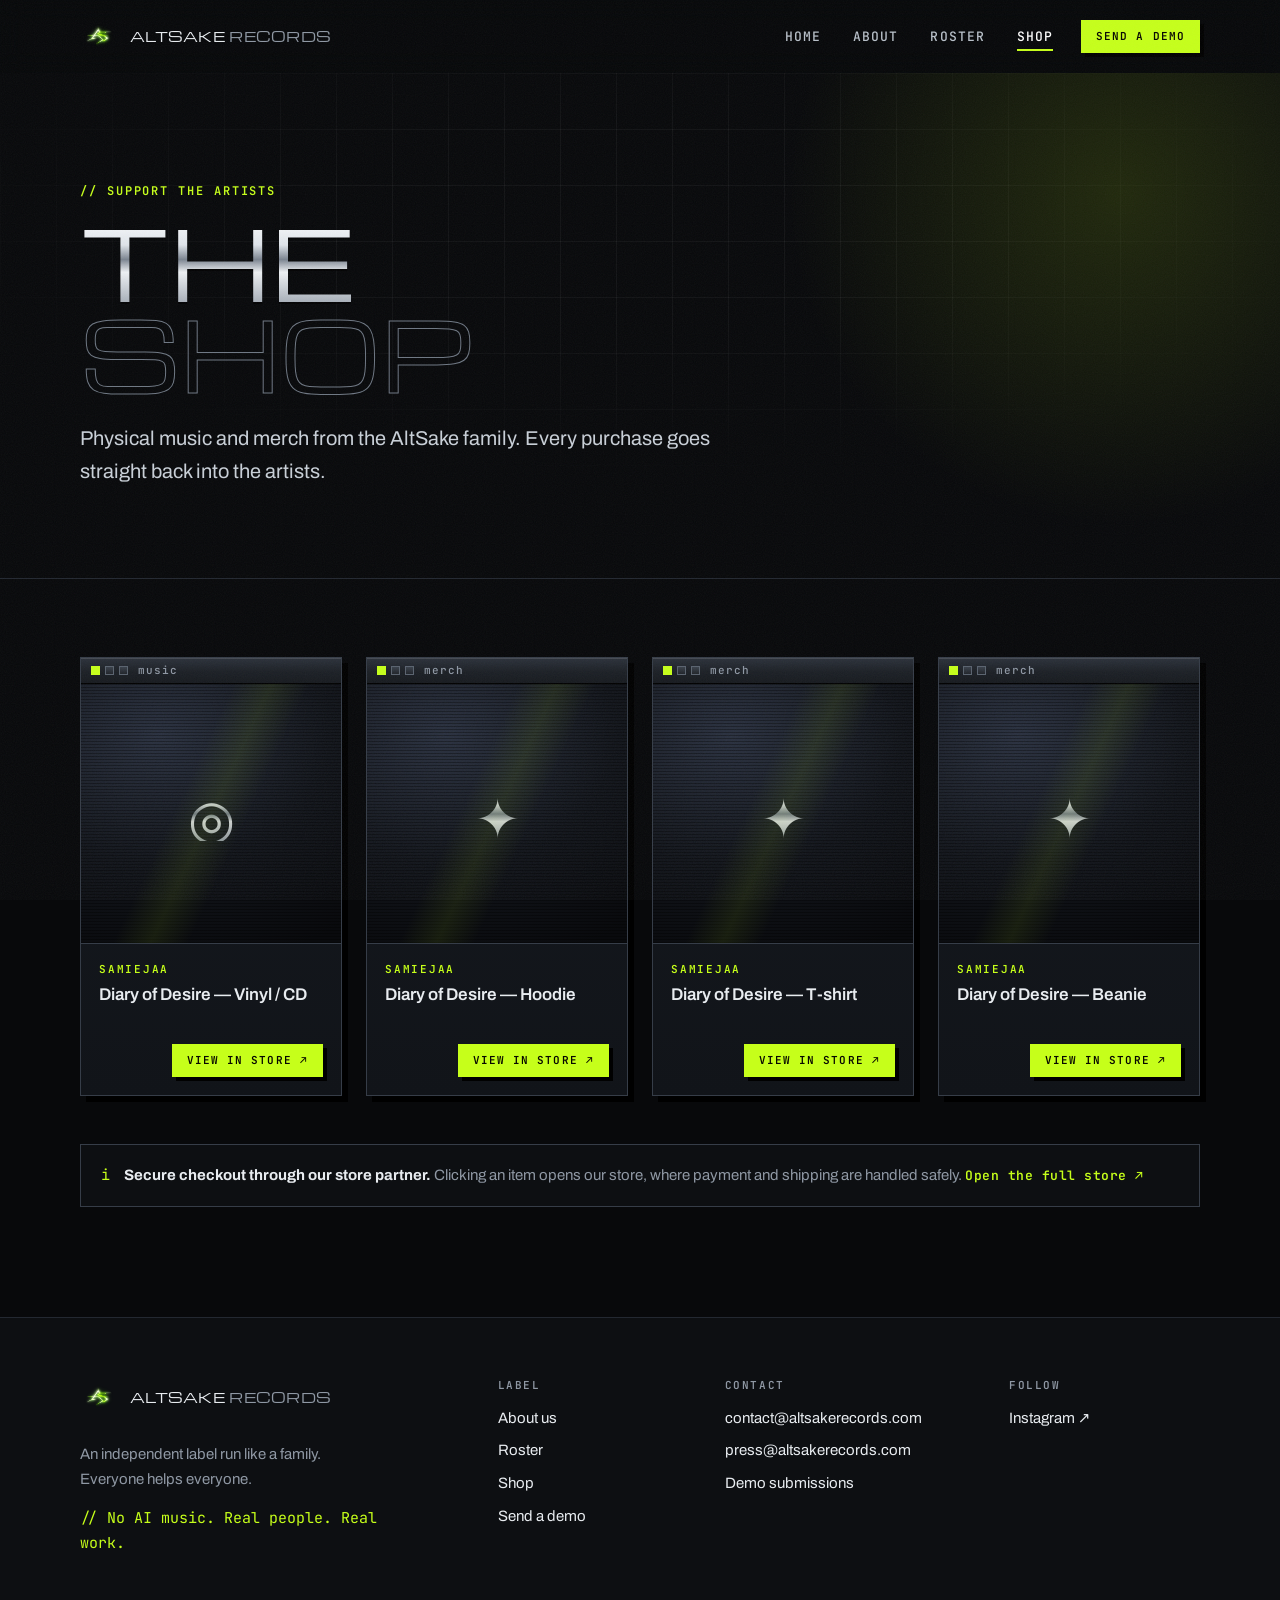
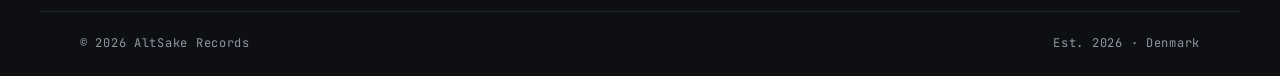
<file: shop.html>
<!DOCTYPE html>
<html lang="en">
<head>
<meta charset="utf-8">
<meta name="viewport" content="width=device-width, initial-scale=1">
<meta name="theme-color" content="#08090b">
<link rel="preconnect" href="https://fonts.googleapis.com">
<link rel="preconnect" href="https://fonts.gstatic.com" crossorigin>
<link href="https://fonts.googleapis.com/css2?family=Archivo:wght@400;500;600;700&family=JetBrains+Mono:wght@400;500;600&family=Michroma&display=swap" rel="stylesheet">
<link rel="stylesheet" href="css/style.css">
<title>Shop — AltSake Records</title>
<meta name="description" content="Vinyl, CDs and merch from AltSake Records artists.">
</head>
<body data-page="shop">
<header id="site-header"></header>

<main>
  <section class="hero page-hero">
    <div class="container">
      <p class="kicker">// Support the artists</p>
      <h1 class="hero-title display"><span class="chrome">The</span><span class="outline">shop</span></h1>
      <p class="lead">Physical music and merch from the AltSake family. Every purchase goes straight back into the artists.</p>
    </div>
  </section>

  <section class="section container" style="padding-top:clamp(20px,4vw,50px)">
    <div class="filters" id="shop-filters" role="toolbar" aria-label="Filter by artist"></div>
    <div class="shop-grid" id="shop-grid"></div>

    <div class="notice">
      <span class="acid mono">i</span>
      <div><b>Secure checkout through our store partner.</b> Clicking an item opens our store, where payment and shipping are handled safely. <a class="link-arrow" id="store-link" href="#" target="_blank" rel="noopener">Open the full store ↗</a></div>
    </div>
  </section>
</main>

<footer id="site-footer"></footer>
<script src="js/data.js"></script>
<script src="js/main.js"></script>
</body>
</html>
</file>
<file: css/style.css>
/* =====================================================================
   ALTSAKE RECORDS — STYLES
   Change the colours in :root to restyle the whole site
   (handy when your logo is ready).
   ===================================================================== */
:root {
  --bg: #08090b;
  --bg-2: #0d0f12;
  --panel: #111419;
  --panel-2: #161a20;
  --line: #232831;
  --line-2: #363d48;
  --text: #e8ecf0;
  --muted: #8f98a4;
  --acid: #c6ff1a;          /* main accent */
  --acid-dim: rgba(198, 255, 26, .14);
  --warn: #ff3b3b;
  --chrome: linear-gradient(180deg, #ffffff 0%, #dfe4ea 34%, #7b8490 50%, #eef1f4 64%, #a2aab4 100%);

  --f-display: "Michroma", "Arial Black", sans-serif;
  --f-body: "Archivo", system-ui, -apple-system, "Segoe UI", sans-serif;
  --f-mono: "JetBrains Mono", ui-monospace, "Courier New", monospace;

  --max: 1200px;
  --pad: clamp(18px, 4vw, 40px);
  --shadow: 6px 6px 0 #000;
}

*, *::before, *::after { box-sizing: border-box; }
html { scroll-behavior: smooth; -webkit-text-size-adjust: 100%; }
body {
  margin: 0;
  background: var(--bg);
  color: var(--text);
  font: 400 16px/1.65 var(--f-body);
  -webkit-font-smoothing: antialiased;
  overflow-x: hidden;
}
body::before { /* faint grain */
  content: ""; position: fixed; inset: 0; pointer-events: none; z-index: 100; opacity: .05;
  background-image: url("data:image/svg+xml,%3Csvg xmlns='http://www.w3.org/2000/svg' width='160' height='160'%3E%3Cfilter id='n'%3E%3CfeTurbulence type='fractalNoise' baseFrequency='.9' numOctaves='3'/%3E%3C/filter%3E%3Crect width='100%25' height='100%25' filter='url(%23n)'/%3E%3C/svg%3E");
}
img { max-width: 100%; display: block; }
a { color: inherit; text-decoration: none; }
p { margin: 0 0 1em; }
h1, h2, h3, h4 { margin: 0; line-height: 1.15; font-weight: 400; }
::selection { background: var(--acid); color: #000; }
:focus-visible { outline: 2px solid var(--acid); outline-offset: 3px; }
.sr-only { position: absolute; width: 1px; height: 1px; overflow: hidden; clip: rect(0 0 0 0); white-space: nowrap; }

.container { width: 100%; max-width: var(--max); margin: 0 auto; padding: 0 var(--pad); }
.section { padding-block: clamp(56px, 9vw, 110px); }
.center { text-align: center; }
.muted { color: var(--muted); }
.mono { font-family: var(--f-mono); }
.small { font-size: 12px; }
.acid { color: var(--acid); }

/* ---------- type ---------- */
.display { font-family: var(--f-display); letter-spacing: -.01em; text-transform: uppercase; }
.chrome {
  background: var(--chrome); -webkit-background-clip: text; background-clip: text; color: transparent;
  filter: drop-shadow(0 2px 0 rgba(0,0,0,.6));
}
.kicker {
  font: 600 12px/1.4 var(--f-mono); letter-spacing: .16em; text-transform: uppercase; color: var(--acid); margin-bottom: 14px;
}
.h2 {
  font-family: var(--f-display); text-transform: uppercase; font-size: clamp(22px, 3vw, 32px);
  margin-bottom: 22px; display: flex; align-items: baseline; gap: 14px;
}
.h3 { font: 600 12px/1.4 var(--f-mono); letter-spacing: .14em; text-transform: uppercase; color: var(--muted); margin-bottom: 12px; }
.num { font-size: 12px; color: var(--acid); letter-spacing: .1em; }
.lead { font-size: clamp(17px, 1.8vw, 20px); color: #c9d0d8; max-width: 60ch; }
.section-head { display: flex; justify-content: space-between; align-items: end; gap: 24px; flex-wrap: wrap; margin-bottom: 40px; }
.section-head p { max-width: 52ch; color: var(--muted); margin: 0; }
.section-title { font-size: clamp(28px, 4.4vw, 52px); }

/* ---------- buttons ---------- */
.btn {
  display: inline-flex; align-items: center; justify-content: center; gap: 8px;
  font: 600 13px/1 var(--f-mono); letter-spacing: .1em; text-transform: uppercase;
  padding: 15px 22px; border: 1px solid var(--line-2); cursor: pointer;
  transition: transform .15s ease, box-shadow .15s ease, background .15s, color .15s, border-color .15s;
  white-space: nowrap;
}
.btn-sm { padding: 10px 14px; font-size: 11px; }
.btn-primary { background: var(--acid); color: #070800; border-color: var(--acid); box-shadow: 4px 4px 0 #000; }
.btn-primary:hover { transform: translate(-2px, -2px); box-shadow: 6px 6px 0 #000, 6px 6px 0 1px var(--acid); }
.btn-ghost { background: linear-gradient(180deg, #1b1f26, #111419); color: var(--text); box-shadow: inset 0 1px 0 rgba(255,255,255,.08); }
.btn-ghost:hover { border-color: var(--acid); color: var(--acid); }
.btn.is-disabled { opacity: .5; cursor: default; pointer-events: none; }
.btn-row { display: flex; flex-wrap: wrap; gap: 12px; margin-top: 28px; }
.link-arrow { font: 600 13px var(--f-mono); color: var(--acid); letter-spacing: .04em; border-bottom: 1px solid transparent; }
.link-arrow:hover { border-color: var(--acid); }

/* ---------- early-2000s window panel ---------- */
.win {
  background: linear-gradient(180deg, var(--panel-2), var(--panel));
  border: 1px solid var(--line-2);
  box-shadow: var(--shadow);
  position: relative;
}
.win-bar {
  display: flex; align-items: center; gap: 10px; padding: 7px 10px;
  background: linear-gradient(180deg, #2c323b 0%, #1c2026 55%, #171a1f 100%);
  border-bottom: 1px solid #000;
  box-shadow: inset 0 1px 0 rgba(255,255,255,.12);
  font: 500 11px/1 var(--f-mono); letter-spacing: .08em; color: var(--muted); text-transform: lowercase;
}
.dots { display: inline-flex; gap: 5px; }
.dots i { width: 9px; height: 9px; border: 1px solid #5a636f; background: linear-gradient(180deg, #3a414b, #20242a); }
.dots i:first-child { background: var(--acid); border-color: var(--acid); }
.win-title { overflow: hidden; text-overflow: ellipsis; white-space: nowrap; }

/* ---------- chips ---------- */
.chips { list-style: none; padding: 0; margin: 0 0 14px; display: flex; flex-wrap: wrap; gap: 6px; }
.chips li {
  font: 500 11px/1 var(--f-mono); letter-spacing: .06em; text-transform: uppercase;
  padding: 6px 8px; border: 1px solid var(--line-2); color: #c5ccd4; background: rgba(255,255,255,.02);
}
.roles { font-size: 12px; color: var(--acid); letter-spacing: .06em; margin-bottom: 12px; }

/* ---------- photo placeholder ---------- */
.ph {
  width: 100%; height: 100%; display: grid; place-items: center; position: relative; overflow: hidden;
  background:
    repeating-linear-gradient(0deg, rgba(0,0,0,.35) 0 1px, transparent 1px 3px),
    radial-gradient(120% 90% at 30% 20%, #2a3140 0%, #12151b 55%, #090a0d 100%);
}
.ph::after {
  content: ""; position: absolute; inset: 0;
  background: linear-gradient(115deg, transparent 40%, rgba(198,255,26,.08) 50%, transparent 60%);
}
.ph span {
  font: 400 clamp(36px, 8vw, 72px)/1 var(--f-display);
  background: var(--chrome); -webkit-background-clip: text; background-clip: text; color: transparent; opacity: .85;
}

/* =====================================================================
   HEADER
   ===================================================================== */
#site-header {
  position: sticky; top: 0; z-index: 50;
  background: rgba(8, 9, 11, .72); backdrop-filter: blur(12px); -webkit-backdrop-filter: blur(12px);
  border-bottom: 1px solid transparent; transition: border-color .2s, background .2s;
}
#site-header.scrolled { border-color: var(--line); background: rgba(8, 9, 11, .92); }
.nav-wrap { display: flex; align-items: center; justify-content: space-between; height: 72px; gap: 20px; }
.brand { display: inline-flex; align-items: center; gap: 12px; }
.logo-ph {
  width: 38px; height: 38px; display: grid; place-items: center;
  border: 1px dashed var(--line-2); font: 600 8px var(--f-mono); letter-spacing: .1em; color: var(--muted);
}
.logo-img { height: 38px; width: auto; }
.brand-name { font: 400 14px/1 var(--f-display); text-transform: uppercase; letter-spacing: .02em; }
.brand-name em { font-style: normal; color: var(--muted); }
.nav { display: flex; align-items: center; gap: 4px; }
.nav a:not(.btn) {
  font: 500 13px var(--f-mono); letter-spacing: .08em; text-transform: uppercase; color: #b9c1ca;
  padding: 10px 14px; position: relative;
}
.nav a:not(.btn):hover, .nav a.is-active { color: #fff; }
.nav a.is-active:not(.btn)::after {
  content: ""; position: absolute; left: 14px; right: 14px; bottom: 4px; height: 2px; background: var(--acid);
}
.nav .btn { margin-left: 10px; }
.nav-toggle { display: none; }

@media (max-width: 820px) {
  .nav-toggle {
    display: flex; flex-direction: column; justify-content: center; gap: 5px;
    width: 44px; height: 44px; padding: 0 10px; background: none; border: 1px solid var(--line-2); cursor: pointer;
  }
  .nav-toggle .bar { height: 2px; background: var(--text); transition: transform .2s, opacity .2s; }
  .menu-open .nav-toggle .bar:nth-child(1) { transform: translateY(7px) rotate(45deg); }
  .menu-open .nav-toggle .bar:nth-child(2) { opacity: 0; }
  .menu-open .nav-toggle .bar:nth-child(3) { transform: translateY(-7px) rotate(-45deg); }
  .nav {
    position: fixed; inset: 72px 0 auto 0; flex-direction: column; align-items: stretch; gap: 0;
    background: var(--bg); border-bottom: 1px solid var(--line); padding: 8px var(--pad) 24px;
    transform: translateY(-8px); opacity: 0; visibility: hidden; transition: .2s ease;
  }
  .menu-open .nav { transform: none; opacity: 1; visibility: visible; }
  .nav a:not(.btn) { padding: 16px 0; border-bottom: 1px solid var(--line); font-size: 15px; }
  .nav a.is-active:not(.btn)::after { left: 0; right: auto; width: 24px; bottom: -1px; }
  .nav .btn { margin: 20px 0 0; padding: 16px; }
}

/* =====================================================================
   HERO
   ===================================================================== */
.hero {
  position: relative; overflow: hidden; border-bottom: 1px solid var(--line);
  padding: clamp(70px, 12vw, 150px) 0 clamp(60px, 9vw, 110px);
}
.hero::before { /* grid */
  content: ""; position: absolute; inset: 0;
  background-image:
    linear-gradient(rgba(255,255,255,.045) 1px, transparent 1px),
    linear-gradient(90deg, rgba(255,255,255,.045) 1px, transparent 1px);
  background-size: 56px 56px;
  mask-image: radial-gradient(ellipse 80% 70% at 50% 30%, #000 30%, transparent 75%);
  -webkit-mask-image: radial-gradient(ellipse 80% 70% at 50% 30%, #000 30%, transparent 75%);
}
.hero::after { /* glow */
  content: ""; position: absolute; width: 760px; height: 760px; right: -220px; top: -260px;
  background: radial-gradient(circle, rgba(198,255,26,.13), transparent 62%); pointer-events: none;
}
.hero .container { position: relative; z-index: 1; }
.hero-title { font-size: clamp(42px, 9.5vw, 128px); line-height: .95; margin-bottom: 26px; }
.hero-title span { display: block; }
.hero-title .outline { color: transparent; -webkit-text-stroke: 1px #6f7884; background: none; filter: none; }
.hero-meta { display: flex; flex-wrap: wrap; gap: 8px 22px; margin-top: 46px; font: 500 12px var(--f-mono); color: var(--muted); letter-spacing: .1em; text-transform: uppercase; }
.hero-meta span::before { content: "■ "; color: var(--acid); }

.page-hero { padding: clamp(60px, 9vw, 110px) 0 clamp(40px, 6vw, 70px); }
.page-hero .hero-title { font-size: clamp(38px, 7.5vw, 96px); }

/* ---------- ticker ---------- */
.ticker { border-bottom: 1px solid var(--line); background: var(--acid); color: #070800; overflow: hidden; }
.ticker-track { display: flex; width: max-content; animation: tick 38s linear infinite; }
.ticker-track span { font: 600 13px/1 var(--f-mono); letter-spacing: .14em; text-transform: uppercase; padding: 13px 0; white-space: nowrap; }
.ticker-track span::after { content: "✦"; margin: 0 22px; }
@keyframes tick { to { transform: translateX(-50%); } }
@media (prefers-reduced-motion: reduce) { .ticker-track { animation: none; } html { scroll-behavior: auto; } }

/* =====================================================================
   FRONT PAGE BLOCKS
   ===================================================================== */
.latest-inner { display: grid; grid-template-columns: minmax(0, 340px) 1fr; gap: clamp(24px, 4vw, 48px); padding: clamp(20px, 3vw, 36px); align-items: center; }
.latest-art { aspect-ratio: 1; border: 1px solid var(--line-2); overflow: hidden; }
.latest-art img { width: 100%; height: 100%; object-fit: cover; }
.latest-text h2 { font-size: clamp(34px, 6vw, 72px); margin-bottom: 8px; }
.latest-artist { font: 600 14px var(--f-mono); letter-spacing: .06em; color: #fff; margin-bottom: 14px; }
.latest-text p:not(.kicker):not(.latest-artist) { color: var(--muted); max-width: 48ch; }
@media (max-width: 700px) { .latest-inner { grid-template-columns: 1fr; } .latest-art { max-width: 280px; } }

.offer-grid { display: grid; grid-template-columns: repeat(3, 1fr); border-top: 1px solid var(--line); border-left: 1px solid var(--line); }
.offer { padding: clamp(22px, 3vw, 34px); border-right: 1px solid var(--line); border-bottom: 1px solid var(--line); transition: background .2s; }
.offer:hover { background: var(--panel); }
.offer .num { display: block; margin-bottom: 26px; }
.offer h3 { font: 400 17px/1.25 var(--f-display); text-transform: uppercase; margin-bottom: 10px; }
.offer p { color: var(--muted); margin: 0; font-size: 15px; }
@media (max-width: 900px) { .offer-grid { grid-template-columns: repeat(2, 1fr); } }
@media (max-width: 560px) { .offer-grid { grid-template-columns: 1fr; } }

.steps { display: grid; grid-template-columns: repeat(3, 1fr); gap: 18px; counter-reset: s; }
.step { padding: 28px; border: 1px solid var(--line-2); background: var(--bg-2); position: relative; }
.step::before {
  counter-increment: s; content: "0" counter(s);
  font: 400 44px/1 var(--f-display); display: block; margin-bottom: 18px;
  background: var(--chrome); -webkit-background-clip: text; background-clip: text; color: transparent;
}
.step h3 { font: 600 16px var(--f-body); margin-bottom: 8px; }
.step p { color: var(--muted); margin: 0; font-size: 15px; }
@media (max-width: 800px) { .steps { grid-template-columns: 1fr; } }

.cta-band {
  border-top: 1px solid var(--line); border-bottom: 1px solid var(--line);
  background:
    repeating-linear-gradient(-45deg, rgba(198,255,26,.05) 0 2px, transparent 2px 14px), var(--bg-2);
}
.cta-inner { display: flex; align-items: center; justify-content: space-between; gap: 30px; flex-wrap: wrap; padding-block: clamp(50px, 7vw, 80px); }
.cta-inner h2 { font-size: clamp(26px, 4.4vw, 50px); max-width: 16ch; }

/* =====================================================================
   ROSTER
   ===================================================================== */
.roster-grid { display: grid; grid-template-columns: repeat(auto-fill, minmax(290px, 1fr)); gap: 28px; align-items: start; }
.artist-photo { display: block; aspect-ratio: 4 / 5; overflow: hidden; position: relative; border-bottom: 1px solid var(--line-2); }
.artist-photo img, .artist-photo .ph { width: 100%; height: 100%; object-fit: cover; transition: transform .5s ease, filter .3s; }
.artist-photo img { filter: grayscale(.25) contrast(1.05); }
.artist-photo:hover img, .artist-photo:hover .ph { transform: scale(1.04); filter: none; }
.photo-cta {
  position: absolute; left: 12px; bottom: 12px; font-size: 11px; letter-spacing: .1em; text-transform: uppercase;
  background: var(--acid); color: #000; padding: 8px 10px; transform: translateY(8px); opacity: 0; transition: .2s ease;
}
.artist-photo:hover .photo-cta, .artist-photo:focus-visible .photo-cta { transform: none; opacity: 1; }
@media (hover: none) { .photo-cta { opacity: 1; transform: none; } }
.artist-body { padding: 22px; }
.artist-name { font: 400 22px/1.2 var(--f-display); text-transform: uppercase; margin-bottom: 8px; }
.artist-name a:hover { color: var(--acid); }
.artist-short { color: #c3cad2; font-size: 15px; }

.more { border-top: 1px solid var(--line); margin-top: 6px; }
.more summary {
  list-style: none; cursor: pointer; padding: 14px 0 2px; display: flex; justify-content: space-between; align-items: center;
  font: 600 12px var(--f-mono); letter-spacing: .12em; text-transform: uppercase; color: var(--text);
}
.more summary::-webkit-details-marker { display: none; }
.more summary::after { content: "+"; font-size: 18px; color: var(--acid); transition: transform .2s; }
.more[open] summary::after { transform: rotate(45deg); }
.more .when-open, .more[open] .when-closed { display: none; }
.more[open] .when-open { display: inline; }
.more summary:hover { color: var(--acid); }
.more-body { padding-top: 12px; font-size: 15px; color: var(--muted); animation: fade .25s ease; }
@keyframes fade { from { opacity: 0; transform: translateY(-4px); } }

/* =====================================================================
   ARTIST PAGE
   ===================================================================== */
.artist-hero { display: grid; grid-template-columns: minmax(0, 5fr) minmax(0, 7fr); gap: clamp(28px, 5vw, 64px); padding-top: clamp(36px, 6vw, 70px); align-items: center; }
.artist-hero-photo > img, .artist-hero-photo > .ph { aspect-ratio: 4 / 5; width: 100%; object-fit: cover; }
.back { display: inline-block; font-size: 12px; letter-spacing: .1em; text-transform: uppercase; color: var(--muted); margin-bottom: 28px; }
.back:hover { color: var(--acid); }
.artist-title { font-size: clamp(36px, 6.5vw, 82px); line-height: 1; margin-bottom: 16px; overflow-wrap: anywhere; }
@media (max-width: 820px) { .artist-hero { grid-template-columns: 1fr; } .artist-hero-photo { max-width: 460px; } }

.artist-main { display: grid; grid-template-columns: 1.4fr 1fr; gap: clamp(28px, 6vw, 80px); }
.artist-col > p { color: #c3cad2; }
@media (max-width: 860px) { .artist-main { grid-template-columns: 1fr; } }
.embed { margin-top: 28px; border: 1px solid var(--line-2); }
.embed iframe { display: block; }

.releases { list-style: none; margin: 0; padding: 0; border-top: 1px solid var(--line); }
.releases li > a, .releases li > div { display: grid; grid-template-columns: 1fr auto auto; gap: 14px; align-items: center; padding: 16px 0; border-bottom: 1px solid var(--line); }
.releases li > a:hover .rel-title { color: var(--acid); }
.rel-title { font-weight: 600; }
.rel-meta { font-size: 11px; color: var(--muted); letter-spacing: .08em; text-transform: uppercase; }
.rel-go { color: var(--acid); }

.presskit-inner { padding: clamp(22px, 4vw, 44px); }
.presskit-head { margin-bottom: 28px; }
.presskit-head .h2 { margin-bottom: 8px; }
.pk-grid { display: grid; grid-template-columns: repeat(2, 1fr); gap: 1px; background: var(--line); border: 1px solid var(--line); }
.pk-block { background: var(--panel); padding: 24px; }
.pk-wide { grid-column: 1 / -1; }
.pk-block p { color: #c3cad2; }
.facts { margin: 0; }
.facts div { display: grid; grid-template-columns: 120px 1fr; gap: 12px; padding: 8px 0; border-bottom: 1px dashed var(--line); font-size: 15px; }
.facts div:last-child { border: 0; }
.facts dt { font: 500 12px/1.9 var(--f-mono); color: var(--muted); text-transform: uppercase; letter-spacing: .06em; }
.facts dd { margin: 0; }
.pk-photos { display: grid; grid-template-columns: repeat(auto-fill, minmax(160px, 1fr)); gap: 12px; }
.pk-photos a { position: relative; border: 1px solid var(--line-2); }
.pk-photos img { aspect-ratio: 1; object-fit: cover; width: 100%; }
.pk-photos span { position: absolute; left: 0; right: 0; bottom: 0; background: rgba(0,0,0,.75); font-size: 11px; padding: 6px 8px; }
@media (max-width: 700px) { .pk-grid { grid-template-columns: 1fr; } .facts div { grid-template-columns: 1fr; gap: 0; } }

/* =====================================================================
   ABOUT
   ===================================================================== */
.split { display: grid; grid-template-columns: 1fr 1.3fr; gap: clamp(28px, 6vw, 90px); align-items: start; }
.split .section-title { position: sticky; top: 110px; }
.prose p { color: #c3cad2; font-size: 17px; }
.prose p.big { font-size: clamp(20px, 2.3vw, 26px); color: var(--text); line-height: 1.45; }
.prose strong { color: var(--text); }
@media (max-width: 860px) { .split { grid-template-columns: 1fr; } .split .section-title { position: static; } }

.quote {
  margin: 0; padding: clamp(28px, 5vw, 60px); text-align: center;
  font: 400 clamp(22px, 3.6vw, 42px)/1.25 var(--f-display); text-transform: uppercase;
}
.quote cite { display: block; margin-top: 20px; font: 600 12px var(--f-mono); letter-spacing: .14em; color: var(--acid); font-style: normal; }

.fund-list { list-style: none; margin: 24px 0 0; padding: 0; display: grid; grid-template-columns: repeat(2, 1fr); gap: 10px; }
.fund-list li { padding: 14px 16px; border: 1px solid var(--line-2); background: var(--bg-2); font: 500 13px var(--f-mono); letter-spacing: .04em; }
.fund-list li::before { content: "→ "; color: var(--acid); }
@media (max-width: 520px) { .fund-list { grid-template-columns: 1fr; } }

.values { display: grid; grid-template-columns: repeat(2, 1fr); gap: 24px; }
.value { padding: 28px; }
.value h3 { font: 400 18px var(--f-display); text-transform: uppercase; margin-bottom: 10px; }
.value p { color: var(--muted); margin: 0; }
.value.warn { border-color: var(--warn); }
.value.warn h3 { color: var(--warn); }
@media (max-width: 760px) { .values { grid-template-columns: 1fr; } }

.team-grid { display: grid; grid-template-columns: repeat(auto-fill, minmax(260px, 1fr)); gap: 24px; }
.team-card { display: flex; flex-direction: column; transition: transform .15s, box-shadow .15s; }
a.team-card:hover { transform: translate(-2px, -2px); box-shadow: 8px 8px 0 #000, 8px 8px 0 1px var(--acid); }
.team-photo { aspect-ratio: 1; overflow: hidden; border-bottom: 1px solid var(--line-2); }
.team-photo img, .team-photo .ph { width: 100%; height: 100%; object-fit: cover; }
.team-photo .ph span { font-size: 56px; }
.team-info { padding: 20px; }
.team-info h3 { font: 400 18px/1.2 var(--f-display); text-transform: uppercase; margin-bottom: 8px; }
.team-info p.muted { font-size: 15px; margin-bottom: 12px; }

/* =====================================================================
   SHOP
   ===================================================================== */
.filters { display: flex; flex-wrap: wrap; gap: 8px; margin-bottom: 28px; }
.filter {
  font: 600 12px var(--f-mono); letter-spacing: .08em; text-transform: uppercase; cursor: pointer;
  padding: 10px 14px; background: transparent; color: var(--muted); border: 1px solid var(--line-2);
}
.filter:hover { color: var(--text); }
.filter.is-active { background: var(--text); color: #000; border-color: var(--text); }
.shop-grid { display: grid; grid-template-columns: repeat(auto-fill, minmax(240px, 1fr)); gap: 24px; }
.product-img { aspect-ratio: 1; overflow: hidden; position: relative; border-bottom: 1px solid var(--line-2); }
.product-img img, .product-img .ph { width: 100%; height: 100%; object-fit: cover; transition: transform .4s; }
.product:hover .product-img img, .product:hover .product-img .ph { transform: scale(1.04); }
.product-img .ph span { font-size: 54px; }
.tag { position: absolute; top: 10px; right: 10px; background: var(--acid); color: #000; font-size: 10px; padding: 5px 7px; letter-spacing: .1em; text-transform: uppercase; }
.product-body { padding: 18px; }
.product-body .kicker { margin-bottom: 6px; font-size: 11px; }
.product-name { font: 600 17px/1.3 var(--f-body); margin-bottom: 16px; min-height: 2.6em; }
.product-foot { display: flex; align-items: center; justify-content: space-between; gap: 10px; }
.price { font-size: 15px; }
.notice { display: flex; gap: 14px; align-items: flex-start; padding: 18px 20px; border: 1px solid var(--line-2); background: var(--bg-2); margin-top: 48px; color: var(--muted); font-size: 15px; }
.notice b { color: var(--text); }

/* =====================================================================
   DEMOS
   ===================================================================== */
.demo-layout { display: grid; grid-template-columns: 1fr 1.25fr; gap: clamp(28px, 5vw, 64px); align-items: start; }
.demo-side { position: sticky; top: 100px; display: grid; gap: 24px; }
@media (max-width: 900px) { .demo-layout { grid-template-columns: 1fr; } .demo-side { position: static; } }

.checklist { list-style: none; margin: 0; padding: 0; counter-reset: c; }
.checklist li { display: grid; grid-template-columns: 38px 1fr; gap: 12px; padding: 16px 0; border-bottom: 1px solid var(--line); }
.checklist li::before {
  counter-increment: c; content: counter(c);
  width: 30px; height: 30px; display: grid; place-items: center;
  border: 1px solid var(--acid); color: var(--acid); font: 600 13px var(--f-mono);
}
.checklist b { display: block; margin-bottom: 2px; }
.checklist span { color: var(--muted); font-size: 15px; }

.ai-policy { border: 1px solid var(--warn); box-shadow: 6px 6px 0 rgba(255,59,59,.25); background: linear-gradient(180deg, #1c0f10, #120a0b); }
.ai-policy .win-bar { background: linear-gradient(180deg, #4a1517, #2a0c0d); color: #ffb3b3; }
.ai-policy .dots i:first-child { background: var(--warn); border-color: var(--warn); }
.ai-policy-inner { padding: 24px; }
.ai-policy h2 { font: 400 20px/1.2 var(--f-display); text-transform: uppercase; color: var(--warn); margin-bottom: 12px; }
.ai-policy p { color: #e9caca; font-size: 15px; }
.ai-policy p:last-child { margin: 0; }

.form-wrap { padding: clamp(20px, 3.5vw, 40px); }
.form-grid { display: grid; grid-template-columns: 1fr 1fr; gap: 20px; }
.field { display: grid; gap: 8px; }
.field.full { grid-column: 1 / -1; }
.field label, .field .label {
  font: 600 11px var(--f-mono); letter-spacing: .12em; text-transform: uppercase; color: #c5ccd4;
  display: flex; justify-content: space-between; gap: 10px;
}
.req { color: var(--acid); }
.hint { font: 400 13px/1.5 var(--f-body); color: var(--muted); margin: -2px 0 0; }
input[type=text], input[type=email], input[type=url], select, textarea {
  width: 100%; font: 400 16px/1.5 var(--f-body); color: var(--text);
  background: #090a0d; border: 1px solid var(--line-2); padding: 13px 14px; border-radius: 0;
  box-shadow: inset 2px 2px 0 rgba(0,0,0,.5); transition: border-color .15s, box-shadow .15s;
  -webkit-appearance: none; appearance: none;
}
select {
  background-image: linear-gradient(45deg, transparent 50%, var(--acid) 50%), linear-gradient(135deg, var(--acid) 50%, transparent 50%);
  background-position: calc(100% - 20px) 55%, calc(100% - 15px) 55%; background-size: 5px 5px; background-repeat: no-repeat;
}
textarea { resize: vertical; min-height: 120px; }
input:focus, select:focus, textarea:focus { outline: none; border-color: var(--acid); box-shadow: 0 0 0 3px var(--acid-dim); }
input::placeholder, textarea::placeholder { color: #5d6672; }
.check { display: grid; grid-template-columns: 22px 1fr; gap: 12px; align-items: start; font-size: 15px; color: #c3cad2; cursor: pointer; padding: 14px; border: 1px solid var(--line-2); background: #0b0c0f; }
.check input { width: 20px; height: 20px; margin: 2px 0 0; accent-color: var(--acid); cursor: pointer; }
.check.warn { border-color: rgba(255,59,59,.5); }
.check b { color: var(--text); }
.hp { position: absolute !important; left: -9999px; }
.form-actions { display: flex; align-items: center; gap: 18px; flex-wrap: wrap; margin-top: 8px; }
.form-actions .btn { min-width: 200px; }
.form-actions .btn:disabled { opacity: .6; cursor: wait; transform: none; }
.form-status { padding: 18px 20px; border: 1px solid; font-size: 15px; margin-top: 4px; }
.form-status.success { border-color: var(--acid); background: var(--acid-dim); color: var(--text); }
.form-status.error { border-color: var(--warn); background: rgba(255,59,59,.1); color: #ffd1d1; }
.form-status a { text-decoration: underline; }
@media (max-width: 620px) { .form-grid { grid-template-columns: 1fr; } .form-actions .btn { width: 100%; } }

/* =====================================================================
   FOOTER
   ===================================================================== */
#site-footer { border-top: 1px solid var(--line); background: var(--bg-2); margin-top: 0; }
.footer-grid { display: grid; grid-template-columns: 2fr 1fr 1.3fr 1fr; gap: 36px; padding-block: 60px 40px; }
.footer-brand p { color: var(--muted); max-width: 34ch; margin-top: 18px; font-size: 15px; }
.footer-brand p.acid { color: var(--acid); margin-top: 0; }
#site-footer h4 { font: 600 11px var(--f-mono); letter-spacing: .14em; text-transform: uppercase; color: var(--muted); margin-bottom: 14px; }
#site-footer ul { list-style: none; margin: 0; padding: 0; display: grid; gap: 8px; font-size: 15px; }
#site-footer ul a { overflow-wrap: anywhere; }
#site-footer ul a:hover { color: var(--acid); }
.footer-bottom { display: flex; justify-content: space-between; flex-wrap: wrap; gap: 10px; padding-block: 22px; border-top: 1px solid var(--line); color: var(--muted); letter-spacing: .06em; }
@media (max-width: 860px) { .footer-grid { grid-template-columns: 1fr 1fr; } .footer-brand { grid-column: 1 / -1; } }
@media (max-width: 460px) { .footer-grid { grid-template-columns: 1fr; } }

/* checkbox rows inside form fields */
.field label.check { display: grid; font: 400 15px/1.5 var(--f-body); letter-spacing: 0; text-transform: none; color: #c3cad2; }
</file>
